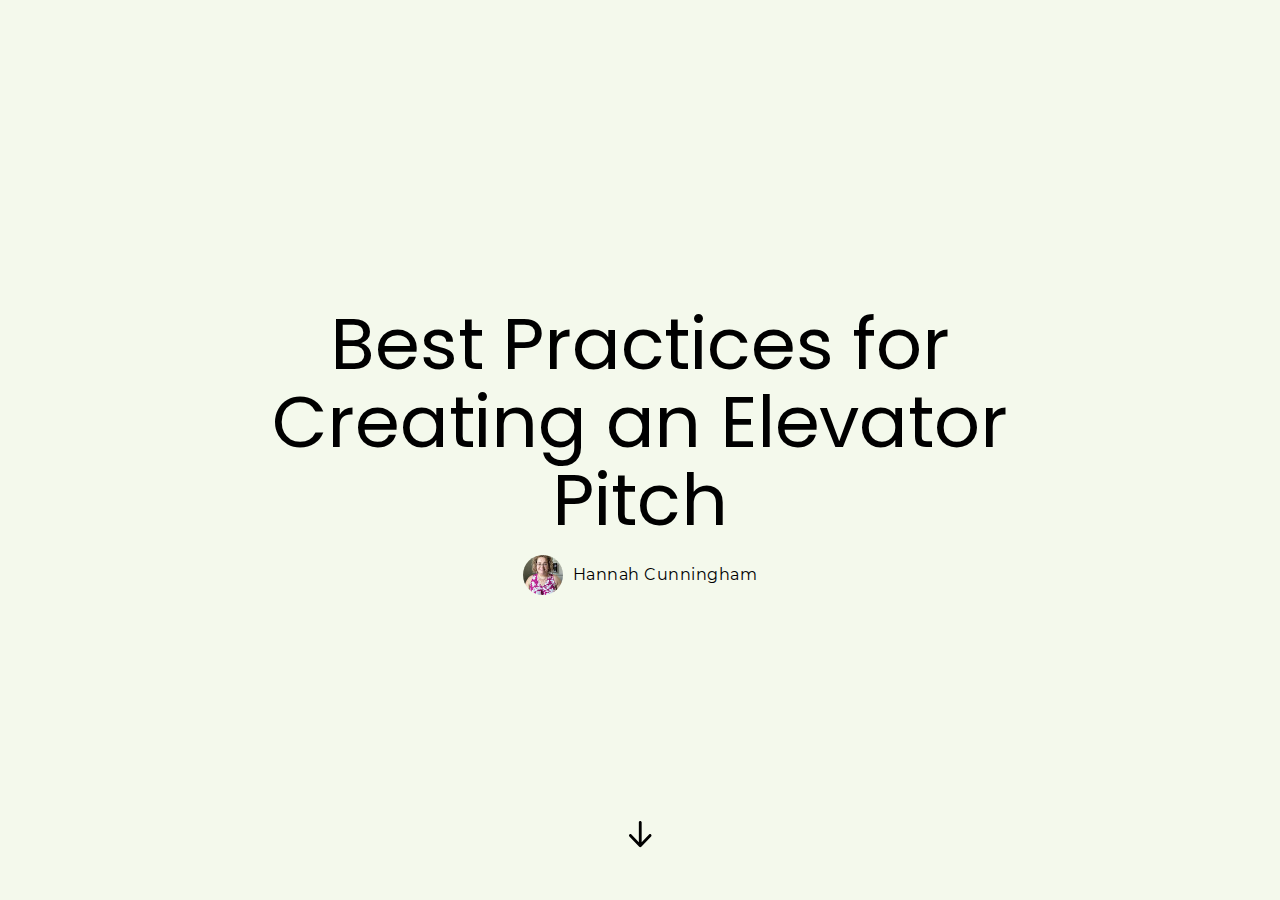
<file: index.html>
<!DOCTYPE html>
<html lang="en" class="">
  <head>
    <meta http-equiv="X-UA-Compatible" content="IE=edge,chrome=1">
    <meta name="viewport" content="width=device-width, initial-scale=1">
    <meta charset="utf-8">

    <title>Best Practices for Creating an Elevator Pitch</title>

    <link type="text/css" rel="stylesheet" href="lib/icomoon.css">
    <script type="text/javascript" src="lib/player-0.0.11.min.js"></script>
    <script type="text/javascript" src="lib/lzwcompress.js"></script>

    <!-- Resize Hack -->
    <script type="text/javascript">
      window.resizeTo(screen.width, screen.height);
    </script>
    
    <!--[if lt IE 9]>
    <script src="//html5shiv.googlecode.com/svn/trunk/html5.js"></script>
    <![endif]-->

    <script id="__ENTRY__" type="application/json">
      {".js":["rise/4a4c9378.js"]}
    </script>

    <script id="__REMOTE_ENTRIES__" type="application/json">
      {"mondrian":{".js":["mondrian/entry.js"]}}
    </script>

    <script>
      (function() {
        const jsonp = {}

        function loadModule(manifest) {
          const p = []

          if (manifest['.css'] != null) {
            for (var idx = 0; idx < manifest['.css'].length; idx++) {
              p.push(new Promise((resolve, reject) => {
                var link = document.createElement('link')
                link.onload = resolve
                link.onerror = reject
                link.rel = 'stylesheet'
                link.href = 'lib/' + manifest['.css'][idx]
                document.body.appendChild(link)
              }))
            }
          }

          if (manifest['.js'] != null) {
            for (var idx = 0; idx < manifest['.js'].length; idx++) {
              p.push(new Promise((resolve, reject) => {
                var script = document.createElement('script')
                script.onload = resolve
                script.onerror = reject
                script.src = 'lib/' + manifest['.js'][idx]
                document.body.appendChild(script)
              }))
            }
          }

          return Promise.all(p)
        }

        function deserialize(str) {
          const buffer = Uint8Array.from(atob(str), c => c.charCodeAt(0))
          const json = new TextDecoder().decode(buffer)
          const result = JSON.parse(json)
          return result
        }

        function __loadEntry() {
          return loadModule(JSON.parse(document.getElementById('__ENTRY__').textContent))
        }

        function __loadRemoteEntry(name) {
          const manifest = JSON.parse(document.getElementById('__REMOTE_ENTRIES__').textContent)
          if (manifest[name] == null) throw new Error(`Missing manifest for remote entry "${name}".`)
          return loadModule(manifest[name])
        }
        
        async function __loadJsonp(id, path) {
          try {
            return await new Promise((resolve, reject) => {
              try {
                jsonp[id] = resolve
                const script = document.createElement('script')
                script.onerror = reject
                script.src = `./${path}`
                document.head.appendChild(script)
              } catch (err) {
                reject(err)
              }
            })
          } finally {
            delete jsonp[id]
          }
        }

        function __resolveJsonp(id, data) {
          const resolve = jsonp[id]
          if (typeof resolve !== 'function') {
            throw new Error(`Could not load JSONP "${id}"`)
          }
          resolve(data)
        }

        async function __fetchCourse(name) {
          name = name == null ? window.i18n.default : name
          if (!window.i18n.available.includes(name)) {
            console.warn(`Could not load locale "${name}"`)
            name = window.i18n.available[0]
          }
          const encoded = await __loadJsonp(`course:${name}`, `locales/${name}.js`)
          const courseData = deserialize(encoded)
          return courseData
        }

        window.__loadEntry = __loadEntry
        window.__loadRemoteEntry = __loadRemoteEntry
        window.__loadJsonp = __loadJsonp
        window.__resolveJsonp = __resolveJsonp
        window.__fetchCourse = __fetchCourse
      })()
    </script>
  </head>
  <body>
    <div id="app"></div>
    <script type="text/javascript">
  (function(root) {
    window.i18n = {"available":["und"],"default":"und"};
    window.partnerContent = [];

    function isExport() {
      return true;
    }

    function resolvePath(path) {
      return ('assets/').concat(path);
    }

    function resolveFontPath(font) {
      return ('lib/fonts/').concat(font.key.split('/').reverse()[0]);
    }

    function fetchAvailableLocales() {
      return window.i18n
    }

    root.Runtime = {
      fetch: window.__fetchCourse,
      fetchAvailableLocales: fetchAvailableLocales,
      isExport: isExport,
      resolvePath: resolvePath,
      resolveFontPath: resolveFontPath
    };
  }(window));
</script>

    
    <script>__loadEntry()</script>
    
  </body>
</html>
</file>
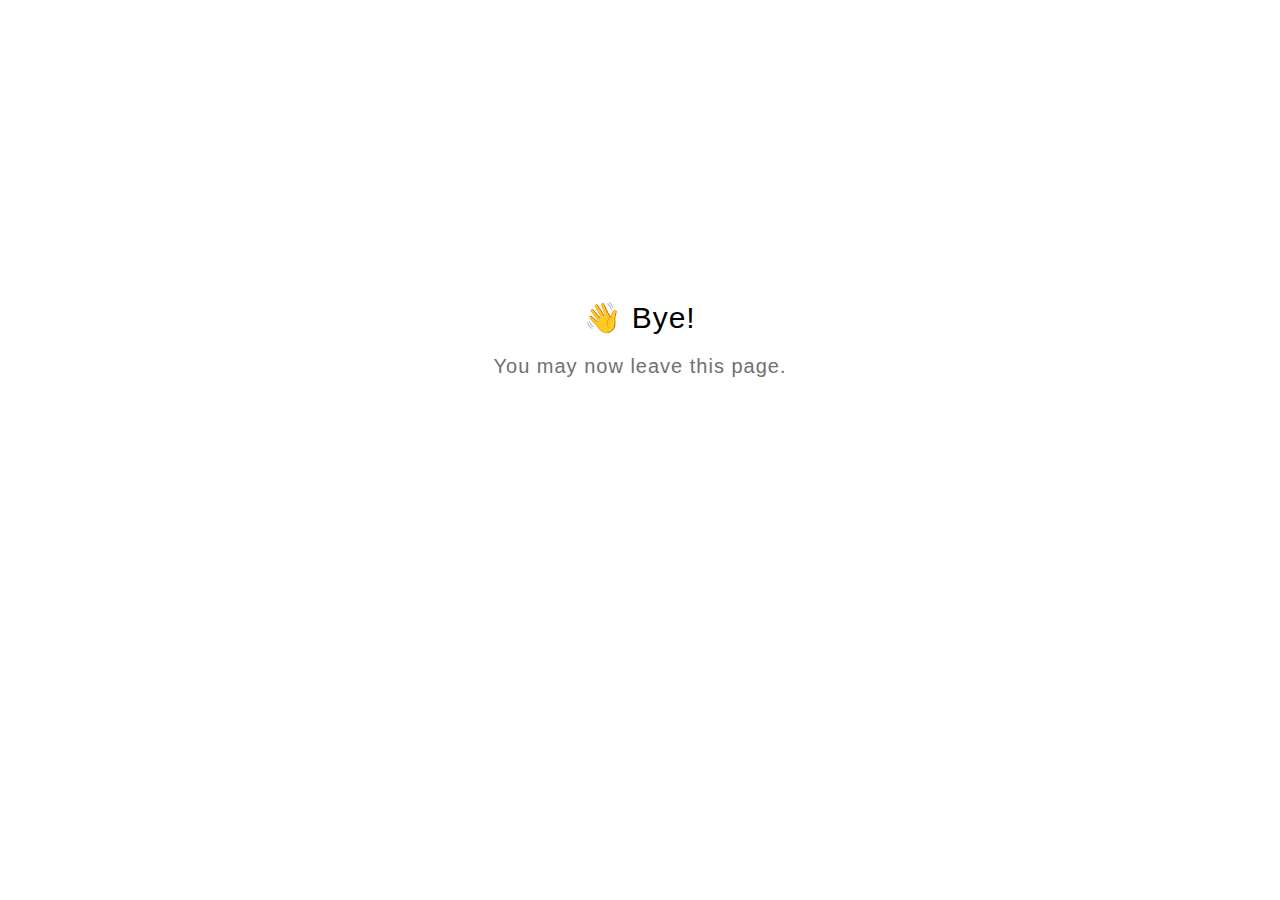
<file: goodbye.html>
<!DOCTYPE html>
<html lang="en">
  <head>
    <title>Goodbye</title>
    <meta charset="utf-8" lang="en">
    <style>
      html {
        font-size: 20px;
        font-family: 'lato', sans-serif;
        font-weight: lighter;
        letter-spacing: 0.05rem;
      }

      .goodbye-container {
        text-align: center;
        margin-top: 15rem;
      }

      .bye-message {
        font-size: 1.5rem;
      }

      .exit-text {
        color: #707070;
        margin-top: 1rem;
      }
    </style>
  </head>
  <body>
    <div class="goodbye-container">
      <div class="bye-message">👋 Bye!</div>
      <div class="exit-text">You may now leave this page.</div>
    </div>
  </body>
</html>
</file>
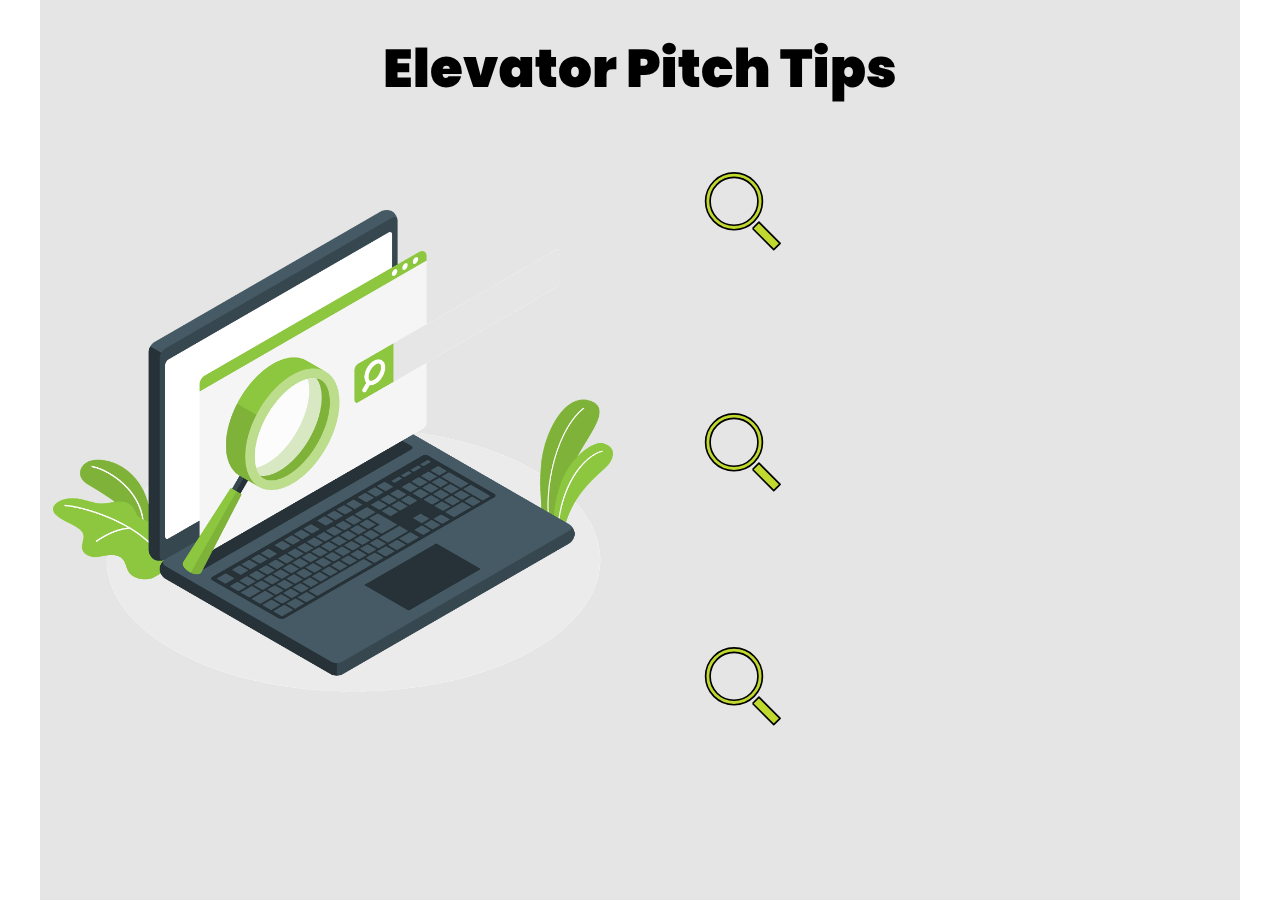
<file: assets/-X8l34GRZ_EVinw2/story.html>
﻿<!doctype html>
<html lang="en-US">
<head>
  <meta charset="utf-8">
  <!-- Created using Storyline 360 - http://www.articulate.com  -->
  <!-- version: 3.87.32265.0 -->
  <title>research and planning</title>
  <meta http-equiv="x-ua-compatible" content="IE=edge"/>
  <meta name="viewport" content="width=device-width,initial-scale=1,user-scalable=no,shrink-to-fit=no,minimal-ui"/>
  <meta name="apple-mobile-web-app-capable" content="yes"/>
  <style>
    html, body { height: 100%; padding: 0; margin: 0 }
    #app { height: 100%; width: 100%; }
  </style>

  <script>
    window.DS = {};
    window.globals = {
      DATA_PATH_BASE: '',
      HAS_FRAME: true,
      HAS_SLIDE: true,

      lmsPresent: false,
      tinCanPresent: false,
      cmi5Present: false,
      aoSupport: false,
      scale: 'noscale',
      captureRc: false,
      browserSize: 'optimal',
      bgColor: '#282828',
      features: 'DropInBase,DropInInteractions,DropInMisc,DropInVectors,DropInVideo,LayerPresentAsDialog,MultipleQuizTracking,UpdatedThemeEditor',
      themeName: 'unified',
      preloaderColor: '#FFFFFF',
      suppressAnalytics: false,
      productChannel: 'stable',
      publishSource: 'storyline',
      aid: 'aid|d99691cb-b432-4b41-a28e-fed1230dcdc1',
      cid: '5026da8d-35e4-4bfc-9699-c898ee39e6b0',
      playerVersion: '3.87.32265.0',
      publishTimestamp: '2024-07-25T15:38:38.5130309Z',
      maxIosVideoElements: 10,
      connectionSettings: { message: 'You%20are%20offline.%20Trying%20to%20reconnect...', useDarkTheme: false, mode: 'disabled' },
      hasFeature: function(feature) {
        return this.features.split(',').includes(feature);
      },
      
      parseParams: function(qs) {
        if (window.globals.parsedParams != null) {
          return window.globals.parsedParams;
        }
        qs = (qs || window.location.search.substr(1)).split('+').join(' ');
        var params = {},
            tokens,
            re = /[?&]?([^=]+)=([^&]*)/g;

        while (tokens = re.exec(qs)) {
          params[decodeURIComponent(tokens[1]).trim()] =
            decodeURIComponent(tokens[2]).trim();
        }
        window.globals.parsedParams = params;
        return params;
      }

    };
  </script>
  <script>
    var isIe11 = ('ActiveXObject' in window || window.MSBlobBuilder != null)
      && window.msCrypto != null && !window.ActiveXObject;
    if (isIe11) {
      window.globals.unsupportedBrowser = true;
      document.write(atob('[base64]'));
    }
  </script>

  <script>
    if (window.globals.hasFeature('MultiLanguageSupport')) {
      
      
    }
  </script>

  
  <script>window.THREE = { };</script>
  
<meta name="robots" content="noindex, nofollow"></head>
<body style="background: #282828" class="cs-HTML theme-unified">
<script src="player-interface.js"></script>
  <script>!function(){var e,i=/iPhone/i,o=/iPod/i,n=/iPad/i,t=/\biOS-universal(?:.+)Mac\b/i,r=/\bAndroid(?:.+)Mobile\b/i,a=/Android/i,d=/(?:SD4930UR|\bSilk(?:.+)Mobile\b)/i,p=/Silk/i,l=/Windows Phone/i,u=/\bWindows(?:.+)ARM\b/i,b=/BlackBerry/i,s=/BB10/i,c=/Opera Mini/i,f=/\b(CriOS|Chrome)(?:.+)Mobile/i,h=/Mobile(?:.+)Firefox\b/i,v=function(e){return void 0!==e&&"MacIntel"===e.platform&&"number"==typeof e.maxTouchPoints&&e.maxTouchPoints>1&&"undefined"==typeof MSStream};e=function(e){var m={userAgent:"",platform:"",maxTouchPoints:0};e||"undefined"==typeof navigator?"string"==typeof e?m.userAgent=e:e&&e.userAgent&&(m={userAgent:e.userAgent,platform:e.platform,maxTouchPoints:e.maxTouchPoints||0}):m={userAgent:navigator.userAgent,platform:navigator.platform,maxTouchPoints:navigator.maxTouchPoints||0};var g=m.userAgent,y=g.split("[FBAN");void 0!==y[1]&&(g=y[0]),void 0!==(y=g.split("Twitter"))[1]&&(g=y[0]);var A=function(e){return function(i){return i.test(e)}}(g),w={apple:{phone:A(i)&&!A(l),ipod:A(o),tablet:!A(i)&&(A(n)||v(m))&&!A(l),universal:A(t),device:(A(i)||A(o)||A(n)||A(t)||v(m))&&!A(l)},amazon:{phone:A(d),tablet:!A(d)&&A(p),device:A(d)||A(p)},android:{phone:!A(l)&&A(d)||!A(l)&&A(r),tablet:!A(l)&&!A(d)&&!A(r)&&(A(p)||A(a)),device:!A(l)&&(A(d)||A(p)||A(r)||A(a))||A(/\bokhttp\b/i)},windows:{phone:A(l),tablet:A(u),device:A(l)||A(u)},other:{blackberry:A(b),blackberry10:A(s),opera:A(c),firefox:A(h),chrome:A(f),device:A(b)||A(s)||A(c)||A(h)||A(f)},any:!1,phone:!1,tablet:!1};return w.any=w.apple.device||w.android.device||w.windows.device||w.other.device,w.phone=w.apple.phone||w.android.phone||w.windows.phone,w.tablet=w.apple.tablet||w.android.tablet||w.windows.tablet,w}(),"object"==typeof exports&&"undefined"!=typeof module?module.exports=e:"function"==typeof define&&define.amd?define((function(){return e})):this.isMobile=e}();
    window.isMobile.apple.tablet = window.isMobile.apple.tablet ||
      (navigator.platform === 'MacIntel' && navigator.maxTouchPoints > 1);
    window.isMobile.apple.device = window.isMobile.apple.device || window.isMobile.apple.tablet;
    window.isMobile.tablet = window.isMobile.tablet || window.isMobile.apple.tablet;
    window.isMobile.any = window.isMobile.any || window.isMobile.apple.tablet;
  </script>

  <div id="focus-sink" tabindex="-1"></div>

  <div id="preso"></div>
  <script>
    (function() {

      var classTypes = [ 'desktop', 'mobile', 'phone', 'tablet' ];

      var addDeviceClasses = function(prefix, testObj) {
        var curr, i;
        for (i = 0; i < classTypes.length; i++) {
          curr = classTypes[i];
          if (testObj[curr]) {
            document.body.classList.add(prefix + curr);
          }
        }
      };

      var params = window.globals.parseParams(),
          isDevicePreview = params.devicepreview === '1',
          isPhoneOverride = params.deviceType === 'phone' || (isDevicePreview && params.phone == '1'),
          isTabletOverride = (params.deviceType === 'tablet' || isDevicePreview) && !isPhoneOverride,
          isMobileOverride = isPhoneOverride || isTabletOverride;

      var deviceView = {
        desktop: !window.isMobile.any && !isMobileOverride,
        mobile: window.isMobile.any || isMobileOverride,
        phone: isPhoneOverride || (window.isMobile.phone && !isTabletOverride),
        tablet: isTabletOverride || window.isMobile.tablet
      };

      window.globals.deviceView = deviceView;
      window.isMobile.desktop = !window.isMobile.any;
      window.isMobile.mobile = window.isMobile.any;

      addDeviceClasses('view-', deviceView);

    })();
  </script>
  
  <script src='story_content/triggers.js' type=text/javascript></script>
<script src='story_content/user.js' type=text/javascript></script>
  <div class="slide-loader"></div>

  <script>
    var doc = document, loader = doc.body.querySelector('.slide-loader'); [ 1, 2, 3 ].forEach(function(n) { var d = doc.createElement('div'); d.style.backgroundColor = window.globals.preloaderColor; d.classList.add('mobile-loader-dot'); d.classList.add('dot' + n); loader.appendChild(d); });
  </script>

  <div class="mobile-load-title-overlay" style="display: none">
    <div class="mobile-load-title">research and planning</div>
  </div>

  <div class="mobile-chrome-warning"></div>

  
<style>
  .warn-connection-dialog {
    display: none;
    background: transparent;
    pointer-events: all;
    position: fixed;
    left: 0;
    top: 0;
    width: 100%;
    height: 100%;
    z-index: 999;
  }

  .warn-connection-content {
    pointer-events: all;
    border-radius: 4px;
    background: white;
    border: 1px solid #E7E7E7;
    color: #333333;
    box-shadow: 0 2px 4px rgba(0, 0, 0, 0.25);
    transition: all 150ms ease-out;
    position: absolute;
    white-space: nowrap;
  }

  .view-phone.is-landscape .warn-connection-content {
    left: 23px;
    bottom: 23px;
  }

  .view-tablet.is-landscape .warn-connection-content {
    left: 50%;
    top: 20px;
    transform: translateX(-50%);
  }

  .view-mobile.is-portrait .warn-connection-content {
    transform: translate(-50%, calc(-100% - 15px));
  }

  .warn-connection-content p {
    display: inline-block;
    margin: 0 8px 0 0;
    line-height: 33px;
    font-size: 11px;
  }

  .warn-connection-content svg {
    position: relative;
    vertical-align: middle;
    margin: 0 2px 2px 8px;
  }

  .view-desktop .warn-connection-content {
    left: 1.5em;
    bottom: 1.5em;
  }

  .view-desktop .warn-connection-content p {
    font-size: 1.1em;
  }

  .is-offline .warn-connection-dialog {
    display: block;
  }

  .is-offline .cs-panel * {
    pointer-events: none !important;
  }

  .is-offline .cs-panel {
    pointer-events: all !important;
  }

  .is-offline #nav-controls * {
    pointer-events: none !important;
  }

  .is-offline #nav-controls {
    pointer-events: all !important;
  }
</style>

<div class="warn-connection-dialog" role="alertdialog" aria-modal="true" tabindex="0" aria-labelledby="warn-connection-message">
  <div class="warn-connection-content">
    <svg width="17" height="15" viewBox="0 0 17 15" xmlns="http://www.w3.org/2000/svg">
      <path fill="#8F0000" stroke="white" d="M16.07,12.98 L15.88,12.23 L9.51,1.21 C8.97,0.26,7.6,0.26,7.06,1.21 L0.69,12.23 C0.15,13.16,0.81,14.36,1.91,14.36 H14.65 C15.47,14.36,16.05,13.7,16.07,12.98 Z"/>
      <path fill="white" stroke="white" d="M8.58,5.5 C8.35,5.28,8.5,5.35,8.21,5.32 C8.09,5.35,7.97,5.49,7.96,5.67 C7.97,5.79,7.98,5.92,7.98,6.04 L7.98,6.04 C7.99,6.17,8,6.31,8.01,6.43 L8.01,6.44 C8.03,6.92,8.06,7.41,8.09,7.9 L8.09,7.9 C8.12,8.39,8.14,8.88,8.17,9.37 C8.17,9.39,8.18,9.42,8.2,9.44 C8.23,9.46,8.25,9.47,8.28,9.47 C8.31,9.47,8.34,9.46,8.35,9.44 C8.37,9.43,8.38,9.4,8.39,9.35 L8.39,9.34 C8.39,9.24,8.4,9.15,8.4,9.05 L8.4,9.05 C8.41,8.96,8.41,8.86,8.42,8.75 C8.43,8.44,8.45,8.12,8.47,7.81 L8.47,7.81 C8.49,7.49,8.51,7.18,8.53,6.87 C8.55,6.46,8.56,6.05,8.59,5.64 L8.6,5.62 C8.6,5.57,8.59,5.53,8.58,5.5 L8.21,5.32 Z"/>
      <circle fill="white" stroke="white" cx="8.3" cy="11.35" r="0.3"/>
    </svg>
    <p id="warn-connection-message">You are offline. Trying to reconnect...</p>
  </div>
</div>

<script>
  (function() {
    window.DS.connection = {
      warningShown: false,
      assets: {},
      loadingAssetGroup: false,
      retryDelay: 500
    };

    var connectionSettings = window.globals.connectionSettings || {};

    var useConnectionMessages = window.AbortController != null &&
      window.location.protocol != 'file:' &&
      connectionSettings.mode === 'normal';

    window.DS.connection.useConnectionMessages = useConnectionMessages;

    var assetCount = 0;
    var checkLoadedId;


    if (useConnectionMessages && connectionSettings != null) {
      var contentEl = document.querySelector('.warn-connection-content');
      var messageEl = contentEl.querySelector('p');

      if (connectionSettings.useDarkTheme) {
        contentEl.style.borderColor = '#BABBBA';
        contentEl.style.backgroundColor = '#282828';
        contentEl.style.color = '#FFFFFF';
      }

      if (connectionSettings.message != null) {
        messageEl.textContent = window.decodeURIComponent(connectionSettings.message);
      }
    }

    function checkAssetsReady() {
      for (var i in DS.connection.assets) {
        if (!DS.connection.assets[i].success) {
          return false;
        }
      }
      return true;
    }

    function stopAssetGroup() {
      if (!useConnectionMessages) { return; }

      assetCount = 0;

      DS.connection.oldAssetGroup = DS.connection.assets;
      DS.connection.assets = {};
      DS.connection.loadingAssetGroup = false;
      clearInterval(checkLoadedId);
    }

    function startAssetGroup() {
      if (!useConnectionMessages) { return; }
      var ticks = 0;
      clearInterval(checkLoadedId);
      checkLoadedId = setInterval(function() {
        var loaded = 0;
        if (assetCount === 0 && loaded === 0) {
          clearInterval(checkLoadedId);
          return;
        }

        for (var i in DS.connection.assets) {
          if (DS.connection.assets[i].success) {
            loaded++;
          }
        }

        if (assetCount === loaded && checkAssetsReady()) {
          for (var i in DS.connection.assets) {
            if (DS.connection.assets[i].action) {
              DS.connection.assets[i].action();
            }
          }
          hideWarning();
          stopAssetGroup();
        }
      }, 100)
    }

    function requiredAsset(url, action, retry, type) {
      if (!useConnectionMessages) { return; }
      if (DS.connection.assets[url]) { return; }

      DS.connection.assets[url] = {
        success: false, action: action, retry: retry, type: type
      };
      assetCount = Object.keys(DS.connection.assets).length;
      if (!DS.connection.loadingAssetGroup) {
        startAssetGroup();
      }
      DS.connection.loadingAssetGroup = true;
    }

    function assetLoaded(url) {
      if (!useConnectionMessages) { return; }
      if (DS.connection.assets[url]) {
        DS.connection.assets[url].success = true;
      }
    }

    function assetFailed(url) {
      if (!useConnectionMessages) { return; }
      if (!DS.connection.assets[url]) {
        if (/\.js$/.test(url) && url.indexOf('transcripts') === -1) {
          setTimeout(function() {
            if (DS.connection.lastSlideLoaded != null) {
              DS.connection.lastSlideLoaded();
            }
          }, DS.connection.retryDelay);
        }
        return;
      }
      if (!DS.connection.warningShown) { showWarning(); }
      if (DS.connection.assets[url].retry) {
        setTimeout(function() {
          if (!DS.connection.assets[url].success) {
            DS.connection.assets[url].retry()
          }
        }, DS.connection.retryDelay);
      }
    }

    function hideWarning() {
      document.body.classList.remove('is-offline');
      DS.connection.warningShown = false;
      enableKeys();
    }
    DS.connection.hideWarning = hideWarning

    function showWarning(btn) {
      document.body.classList.add('is-offline')
      DS.connection.warningShown = true;
      updateWarningPosition();
      disableKeys();
    }

    function updateWarningPosition() {
      if (!DS.connection.warningShown) {
        return;
      }

      var isPortrait = document.body.classList.contains('is-portrait');
      var isMobile = document.body.classList.contains('view-mobile');
      var warningEl = document.querySelector('.warn-connection-content');

      if (isPortrait && isMobile) {
        var slide = document.querySelector('.primary-slide');
        var slideRect = slide != null
          ? slide.getBoundingClientRect()
          : { top: window.innerHeight, left: 0, width: window.innerWidth };

        warningEl.style.top = `${slideRect.top}px`
        warningEl.style.left = `${slideRect.left + slideRect.width / 2}px`
      } else {
        warningEl.style.top = null;
        warningEl.style.left = null;
      }

      window.requestAnimationFrame(updateWarningPosition);
    }

    function onDisableKeyDown(e) {
      e.preventDefault();
      e.stopImmediatePropagation();
    }

    function onDisableKeyUp(e) {
      e.preventDefault();
      e.stopImmediatePropagation();
    }

    var accStyle = document.createElement('style');
    var warnDialogEl = document.querySelector('.warn-connection-dialog');

    function disableKeys() {
      if (DS.views && DS.views.nsStack && DS.views.nsStack.length === 1) {
        DS.views.nsStack[0].tabReachable = false
        DS.views.nsStack[0].updateTabIndex(true, true);
      }

      accStyle.innerHTML = '.acc-shadow-dom { display: none; }';
      document.body.appendChild(accStyle);

      warnDialogEl.parentNode.append(warnDialogEl);
      warnDialogEl.focus();
    }

    function enableKeys() {
      accStyle.remove();
      if (DS.views && DS.views.nsStack && DS.views.nsStack.length === 1 && DS.views.nsStack[0].name === '_frame') {
        DS.views.nsStack[0].tabReachable = true;
        DS.views.nsStack[0].updateTabIndex();
      }
    }

    // these will all be noops if the feature flag isn't set in
    // the data and `window.globals.features`
    DS.connection.requiredAsset = requiredAsset;
    DS.connection.assetLoaded = assetLoaded;
    DS.connection.assetFailed = assetFailed;
    DS.connection.stopAssetGroup = stopAssetGroup;
    DS.connection.startAssetGroup = startAssetGroup;
  })();
</script>


  <script>
    
    if (window.autoSpider && window.vInterfaceObject) {
      document.querySelector('.mobile-load-title-overlay').style.display = 'none';
    }
  </script>

  

  <link rel="stylesheet" href="html5/data/css/output.min.css" data-noprefix/>
</body>
<script src="html5/lib/scripts/bootstrapper.min.js"></script>
</html>
</file>
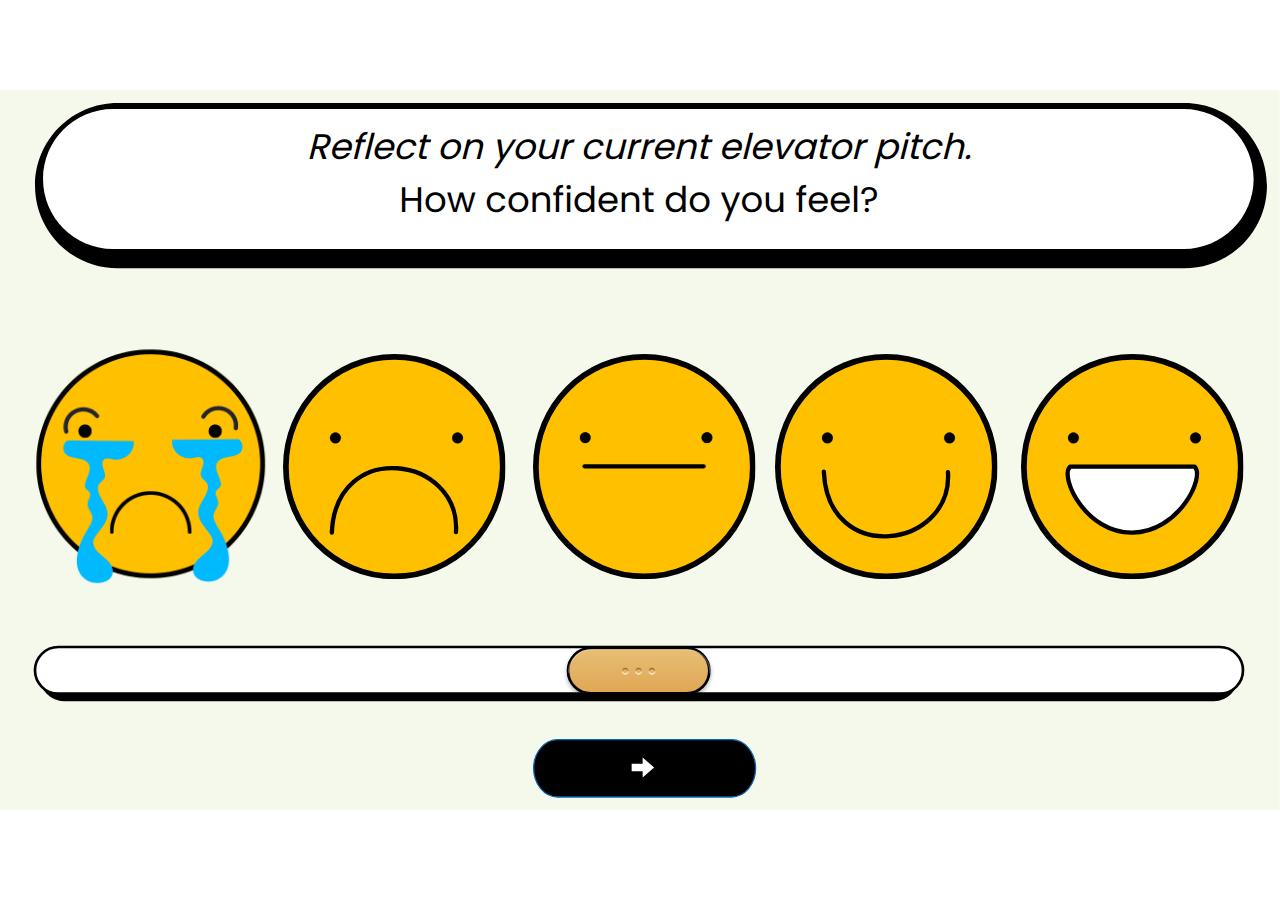
<file: assets/3lkQAoviRcfasj4K/story.html>
﻿<!doctype html>
<html lang="en-US">
<head>
  <meta charset="utf-8">
  <!-- Created using Storyline 360 - http://www.articulate.com  -->
  <!-- version: 3.85.31840.0 -->
  <title>pitch reflect</title>
  <meta http-equiv="x-ua-compatible" content="IE=edge"/>
  <meta name="viewport" content="width=device-width,initial-scale=1,user-scalable=no,shrink-to-fit=no,minimal-ui"/>
  <meta name="apple-mobile-web-app-capable" content="yes"/>
  <style>
    html, body { height: 100%; padding: 0; margin: 0 }
    #app { height: 100%; width: 100%; }
  </style>

  <script>
    window.DS = {};
    window.globals = {
      DATA_PATH_BASE: '',
      HAS_FRAME: true,
      HAS_SLIDE: true,

      lmsPresent: false,
      tinCanPresent: false,
      cmi5Present: false,
      aoSupport: false,
      scale: 'noscale',
      captureRc: false,
      browserSize: 'optimal',
      bgColor: '#D6EDF7',
      features: 'ConnectionMessages,DropInBase,DropInMisc,DropInVectors,DropInVideo,JsApi,LayerPresentAsDialog,MultipleQuizTracking,UpdatedThemeEditor',
      themeName: 'unified',
      preloaderColor: '#8C8C8C',
      suppressAnalytics: false,
      productChannel: 'stable',
      publishSource: 'storyline',
      aid: 'aid|d99691cb-b432-4b41-a28e-fed1230dcdc1',
      cid: '123db5c9-cc87-4fb2-85fb-28b8a0068980',
      playerVersion: '3.85.31840.0',
      publishTimestamp: '2024-03-19T19:19:01.1293503Z',
      maxIosVideoElements: 10,
      connectionSettings: { message: 'You%20are%20offline.%20Trying%20to%20reconnect...', useDarkTheme: true, mode: 'disabled' },
      hasFeature: function(feature) {
        return this.features.split(',').includes(feature);
      },
      
      parseParams: function(qs) {
        if (window.globals.parsedParams != null) {
          return window.globals.parsedParams;
        }
        qs = (qs || window.location.search.substr(1)).split('+').join(' ');
        var params = {},
            tokens,
            re = /[?&]?([^=]+)=([^&]*)/g;

        while (tokens = re.exec(qs)) {
          params[decodeURIComponent(tokens[1]).trim()] =
            decodeURIComponent(tokens[2]).trim();
        }
        window.globals.parsedParams = params;
        return params;
      }

    };
  </script>
  <script>
    var isIe11 = ('ActiveXObject' in window || window.MSBlobBuilder != null)
      && window.msCrypto != null && !window.ActiveXObject;
    if (isIe11) {
      window.globals.unsupportedBrowser = true;
      document.write(atob('[base64]'));
    }
  </script>

  <script>
    if (window.globals.hasFeature('MultiLanguageSupport')) {
      
      
    }
  </script>

  
  <script>window.THREE = { };</script>
  
<meta name="robots" content="noindex, nofollow"></head>
<body style="background: #D6EDF7" class="cs-HTML theme-unified">
<script src="player-interface.js"></script>
  <script>!function(){var e,i=/iPhone/i,o=/iPod/i,n=/iPad/i,t=/\biOS-universal(?:.+)Mac\b/i,r=/\bAndroid(?:.+)Mobile\b/i,a=/Android/i,d=/(?:SD4930UR|\bSilk(?:.+)Mobile\b)/i,p=/Silk/i,l=/Windows Phone/i,u=/\bWindows(?:.+)ARM\b/i,b=/BlackBerry/i,s=/BB10/i,c=/Opera Mini/i,f=/\b(CriOS|Chrome)(?:.+)Mobile/i,h=/Mobile(?:.+)Firefox\b/i,v=function(e){return void 0!==e&&"MacIntel"===e.platform&&"number"==typeof e.maxTouchPoints&&e.maxTouchPoints>1&&"undefined"==typeof MSStream};e=function(e){var m={userAgent:"",platform:"",maxTouchPoints:0};e||"undefined"==typeof navigator?"string"==typeof e?m.userAgent=e:e&&e.userAgent&&(m={userAgent:e.userAgent,platform:e.platform,maxTouchPoints:e.maxTouchPoints||0}):m={userAgent:navigator.userAgent,platform:navigator.platform,maxTouchPoints:navigator.maxTouchPoints||0};var g=m.userAgent,y=g.split("[FBAN");void 0!==y[1]&&(g=y[0]),void 0!==(y=g.split("Twitter"))[1]&&(g=y[0]);var A=function(e){return function(i){return i.test(e)}}(g),w={apple:{phone:A(i)&&!A(l),ipod:A(o),tablet:!A(i)&&(A(n)||v(m))&&!A(l),universal:A(t),device:(A(i)||A(o)||A(n)||A(t)||v(m))&&!A(l)},amazon:{phone:A(d),tablet:!A(d)&&A(p),device:A(d)||A(p)},android:{phone:!A(l)&&A(d)||!A(l)&&A(r),tablet:!A(l)&&!A(d)&&!A(r)&&(A(p)||A(a)),device:!A(l)&&(A(d)||A(p)||A(r)||A(a))||A(/\bokhttp\b/i)},windows:{phone:A(l),tablet:A(u),device:A(l)||A(u)},other:{blackberry:A(b),blackberry10:A(s),opera:A(c),firefox:A(h),chrome:A(f),device:A(b)||A(s)||A(c)||A(h)||A(f)},any:!1,phone:!1,tablet:!1};return w.any=w.apple.device||w.android.device||w.windows.device||w.other.device,w.phone=w.apple.phone||w.android.phone||w.windows.phone,w.tablet=w.apple.tablet||w.android.tablet||w.windows.tablet,w}(),"object"==typeof exports&&"undefined"!=typeof module?module.exports=e:"function"==typeof define&&define.amd?define((function(){return e})):this.isMobile=e}();
    window.isMobile.apple.tablet = window.isMobile.apple.tablet ||
      (navigator.platform === 'MacIntel' && navigator.maxTouchPoints > 1);
    window.isMobile.apple.device = window.isMobile.apple.device || window.isMobile.apple.tablet;
    window.isMobile.tablet = window.isMobile.tablet || window.isMobile.apple.tablet;
    window.isMobile.any = window.isMobile.any || window.isMobile.apple.tablet;
  </script>

  <div id="focus-sink" tabindex="-1"></div>

  <div id="preso"></div>
  <script>
    (function() {

      var classTypes = [ 'desktop', 'mobile', 'phone', 'tablet' ];

      var addDeviceClasses = function(prefix, testObj) {
        var curr, i;
        for (i = 0; i < classTypes.length; i++) {
          curr = classTypes[i];
          if (testObj[curr]) {
            document.body.classList.add(prefix + curr);
          }
        }
      };

      var params = window.globals.parseParams(),
          isDevicePreview = params.devicepreview === '1',
          isPhoneOverride = params.deviceType === 'phone' || (isDevicePreview && params.phone == '1'),
          isTabletOverride = (params.deviceType === 'tablet' || isDevicePreview) && !isPhoneOverride,
          isMobileOverride = isPhoneOverride || isTabletOverride;

      var deviceView = {
        desktop: !window.isMobile.any && !isMobileOverride,
        mobile: window.isMobile.any || isMobileOverride,
        phone: isPhoneOverride || (window.isMobile.phone && !isTabletOverride),
        tablet: isTabletOverride || window.isMobile.tablet
      };

      window.globals.deviceView = deviceView;
      window.isMobile.desktop = !window.isMobile.any;
      window.isMobile.mobile = window.isMobile.any;

      addDeviceClasses('view-', deviceView);

    })();
  </script>
  
  <script src='story_content/user.js' type=text/javascript></script>
  <div class="slide-loader"></div>

  <script>
    var doc = document, loader = doc.body.querySelector('.slide-loader'); [ 1, 2, 3 ].forEach(function(n) { var d = doc.createElement('div'); d.style.backgroundColor = window.globals.preloaderColor; d.classList.add('mobile-loader-dot'); d.classList.add('dot' + n); loader.appendChild(d); });
  </script>

  <div class="mobile-load-title-overlay" style="display: none">
    <div class="mobile-load-title">pitch reflect</div>
  </div>

  <div class="mobile-chrome-warning"></div>

  
<style>
  .warn-connection-dialog {
    display: none;
    background: transparent;
    pointer-events: all;
    position: fixed;
    left: 0;
    top: 0;
    width: 100%;
    height: 100%;
    z-index: 999;
  }

  .warn-connection-content {
    pointer-events: all;
    border-radius: 4px;
    background: white;
    border: 1px solid #E7E7E7;
    color: #333333;
    box-shadow: 0 2px 4px rgba(0, 0, 0, 0.25);
    transition: all 150ms ease-out;
    position: absolute;
    white-space: nowrap;
  }

  .view-phone.is-landscape .warn-connection-content {
    left: 23px;
    bottom: 23px;
  }

  .view-tablet.is-landscape .warn-connection-content {
    left: 50%;
    top: 20px;
    transform: translateX(-50%);
  }

  .view-mobile.is-portrait .warn-connection-content {
    transform: translate(-50%, calc(-100% - 15px));
  }

  .warn-connection-content p {
    display: inline-block;
    margin: 0 8px 0 0;
    line-height: 33px;
    font-size: 11px;
  }

  .warn-connection-content svg {
    position: relative;
    vertical-align: middle;
    margin: 0 2px 2px 8px;
  }

  .view-desktop .warn-connection-content {
    left: 1.5em;
    bottom: 1.5em;
  }

  .view-desktop .warn-connection-content p {
    font-size: 1.1em;
  }

  .is-offline .warn-connection-dialog {
    display: block;
  }

  .is-offline .cs-panel * {
    pointer-events: none !important;
  }

  .is-offline .cs-panel {
    pointer-events: all !important;
  }

  .is-offline #nav-controls * {
    pointer-events: none !important;
  }

  .is-offline #nav-controls {
    pointer-events: all !important;
  }
</style>

<div class="warn-connection-dialog" role="alertdialog" aria-modal="true" tabindex="0" aria-labelledby="warn-connection-message">
  <div class="warn-connection-content">
    <svg width="17" height="15" viewBox="0 0 17 15" xmlns="http://www.w3.org/2000/svg">
      <path fill="#8F0000" stroke="white" d="M16.07,12.98 L15.88,12.23 L9.51,1.21 C8.97,0.26,7.6,0.26,7.06,1.21 L0.69,12.23 C0.15,13.16,0.81,14.36,1.91,14.36 H14.65 C15.47,14.36,16.05,13.7,16.07,12.98 Z"/>
      <path fill="white" stroke="white" d="M8.58,5.5 C8.35,5.28,8.5,5.35,8.21,5.32 C8.09,5.35,7.97,5.49,7.96,5.67 C7.97,5.79,7.98,5.92,7.98,6.04 L7.98,6.04 C7.99,6.17,8,6.31,8.01,6.43 L8.01,6.44 C8.03,6.92,8.06,7.41,8.09,7.9 L8.09,7.9 C8.12,8.39,8.14,8.88,8.17,9.37 C8.17,9.39,8.18,9.42,8.2,9.44 C8.23,9.46,8.25,9.47,8.28,9.47 C8.31,9.47,8.34,9.46,8.35,9.44 C8.37,9.43,8.38,9.4,8.39,9.35 L8.39,9.34 C8.39,9.24,8.4,9.15,8.4,9.05 L8.4,9.05 C8.41,8.96,8.41,8.86,8.42,8.75 C8.43,8.44,8.45,8.12,8.47,7.81 L8.47,7.81 C8.49,7.49,8.51,7.18,8.53,6.87 C8.55,6.46,8.56,6.05,8.59,5.64 L8.6,5.62 C8.6,5.57,8.59,5.53,8.58,5.5 L8.21,5.32 Z"/>
      <circle fill="white" stroke="white" cx="8.3" cy="11.35" r="0.3"/>
    </svg>
    <p id="warn-connection-message">You are offline. Trying to reconnect...</p>
  </div>
</div>

<script>
  (function() {
    window.DS.connection = {
      warningShown: false,
      assets: {},
      loadingAssetGroup: false,
      retryDelay: 500
    };

    var connectionSettings = window.globals.connectionSettings || {};

    // The `window.globals.features` variable must be set in `webpack.dev.config` when testing locally - it is not enough
    // to have it in the data - but it must be set there as well.
    var useConnectionMessages = window.AbortController != null &&
      window.location.protocol != 'file:' &&
      window.globals.features.indexOf('ConnectionMessages') != -1 &&
      connectionSettings.mode === 'normal';

    window.DS.connection.useConnectionMessages = useConnectionMessages;

    var assetCount = 0;
    var checkLoadedId;


    if (useConnectionMessages && connectionSettings != null) {
      var contentEl = document.querySelector('.warn-connection-content');
      var messageEl = contentEl.querySelector('p');

      if (connectionSettings.useDarkTheme) {
        contentEl.style.borderColor = '#BABBBA';
        contentEl.style.backgroundColor = '#282828';
        contentEl.style.color = '#FFFFFF';
      }

      if (connectionSettings.message != null) {
        messageEl.textContent = window.decodeURIComponent(connectionSettings.message);
      }
    }

    function checkAssetsReady() {
      for (var i in DS.connection.assets) {
        if (!DS.connection.assets[i].success) {
          return false;
        }
      }
      return true;
    }

    function stopAssetGroup() {
      if (!useConnectionMessages) { return; }

      assetCount = 0;

      DS.connection.oldAssetGroup = DS.connection.assets;
      DS.connection.assets = {};
      DS.connection.loadingAssetGroup = false;
      clearInterval(checkLoadedId);
    }

    function startAssetGroup() {
      if (!useConnectionMessages) { return; }
      var ticks = 0;
      clearInterval(checkLoadedId);
      checkLoadedId = setInterval(function() {
        var loaded = 0;
        if (assetCount === 0 && loaded === 0) {
          clearInterval(checkLoadedId);
          return;
        }

        for (var i in DS.connection.assets) {
          if (DS.connection.assets[i].success) {
            loaded++;
          }
        }

        if (assetCount === loaded && checkAssetsReady()) {
          for (var i in DS.connection.assets) {
            if (DS.connection.assets[i].action) {
              DS.connection.assets[i].action();
            }
          }
          hideWarning();
          stopAssetGroup();
        }
      }, 100)
    }

    function requiredAsset(url, action, retry, type) {
      if (!useConnectionMessages) { return; }
      if (DS.connection.assets[url]) { return; }

      DS.connection.assets[url] = {
        success: false, action: action, retry: retry, type: type
      };
      assetCount = Object.keys(DS.connection.assets).length;
      if (!DS.connection.loadingAssetGroup) {
        startAssetGroup();
      }
      DS.connection.loadingAssetGroup = true;
    }

    function assetLoaded(url) {
      if (!useConnectionMessages) { return; }
      if (DS.connection.assets[url]) {
        DS.connection.assets[url].success = true;
      }
    }

    function assetFailed(url) {
      if (!useConnectionMessages) { return; }
      if (!DS.connection.assets[url]) {
        if (/\.js$/.test(url) && url.indexOf('transcripts') === -1) {
          setTimeout(function() {
            if (DS.connection.lastSlideLoaded != null) {
              DS.connection.lastSlideLoaded();
            }
          }, DS.connection.retryDelay);
        }
        return;
      }
      if (!DS.connection.warningShown) { showWarning(); }
      if (DS.connection.assets[url].retry) {
        setTimeout(function() {
          if (!DS.connection.assets[url].success) {
            DS.connection.assets[url].retry()
          }
        }, DS.connection.retryDelay);
      }
    }

    function hideWarning() {
      document.body.classList.remove('is-offline');
      DS.connection.warningShown = false;
      enableKeys();
    }
    DS.connection.hideWarning = hideWarning

    function showWarning(btn) {
      document.body.classList.add('is-offline')
      DS.connection.warningShown = true;
      updateWarningPosition();
      disableKeys();
    }

    function updateWarningPosition() {
      if (!DS.connection.warningShown) {
        return;
      }

      var isPortrait = document.body.classList.contains('is-portrait');
      var isMobile = document.body.classList.contains('view-mobile');
      var warningEl = document.querySelector('.warn-connection-content');

      if (isPortrait && isMobile) {
        var slide = document.querySelector('.primary-slide');
        var slideRect = slide != null
          ? slide.getBoundingClientRect()
          : { top: window.innerHeight, left: 0, width: window.innerWidth };

        warningEl.style.top = `${slideRect.top}px`
        warningEl.style.left = `${slideRect.left + slideRect.width / 2}px`
      } else {
        warningEl.style.top = null;
        warningEl.style.left = null;
      }

      window.requestAnimationFrame(updateWarningPosition);
    }

    function onDisableKeyDown(e) {
      e.preventDefault();
      e.stopImmediatePropagation();
    }

    function onDisableKeyUp(e) {
      e.preventDefault();
      e.stopImmediatePropagation();
    }

    var accStyle = document.createElement('style');
    var warnDialogEl = document.querySelector('.warn-connection-dialog');

    function disableKeys() {
      if (DS.views && DS.views.nsStack && DS.views.nsStack.length === 1) {
        DS.views.nsStack[0].tabReachable = false
        DS.views.nsStack[0].updateTabIndex(true, true);
      }

      accStyle.innerHTML = '.acc-shadow-dom { display: none; }';
      document.body.appendChild(accStyle);

      warnDialogEl.parentNode.append(warnDialogEl);
      warnDialogEl.focus();
    }

    function enableKeys() {
      accStyle.remove();
      if (DS.views && DS.views.nsStack && DS.views.nsStack.length === 1 && DS.views.nsStack[0].name === '_frame') {
        DS.views.nsStack[0].tabReachable = true;
        DS.views.nsStack[0].updateTabIndex();
      }
    }

    // these will all be noops if the feature flag isn't set in
    // the data and `window.globals.features`
    DS.connection.requiredAsset = requiredAsset;
    DS.connection.assetLoaded = assetLoaded;
    DS.connection.assetFailed = assetFailed;
    DS.connection.stopAssetGroup = stopAssetGroup;
    DS.connection.startAssetGroup = startAssetGroup;
  })();
</script>


  <script>
    
    if (window.autoSpider && window.vInterfaceObject) {
      document.querySelector('.mobile-load-title-overlay').style.display = 'none';
    }
  </script>

  

  <link rel="stylesheet" href="html5/data/css/output.min.css" data-noprefix/>
</body>
<script src="html5/lib/scripts/bootstrapper.min.js"></script>
</html>
</file>
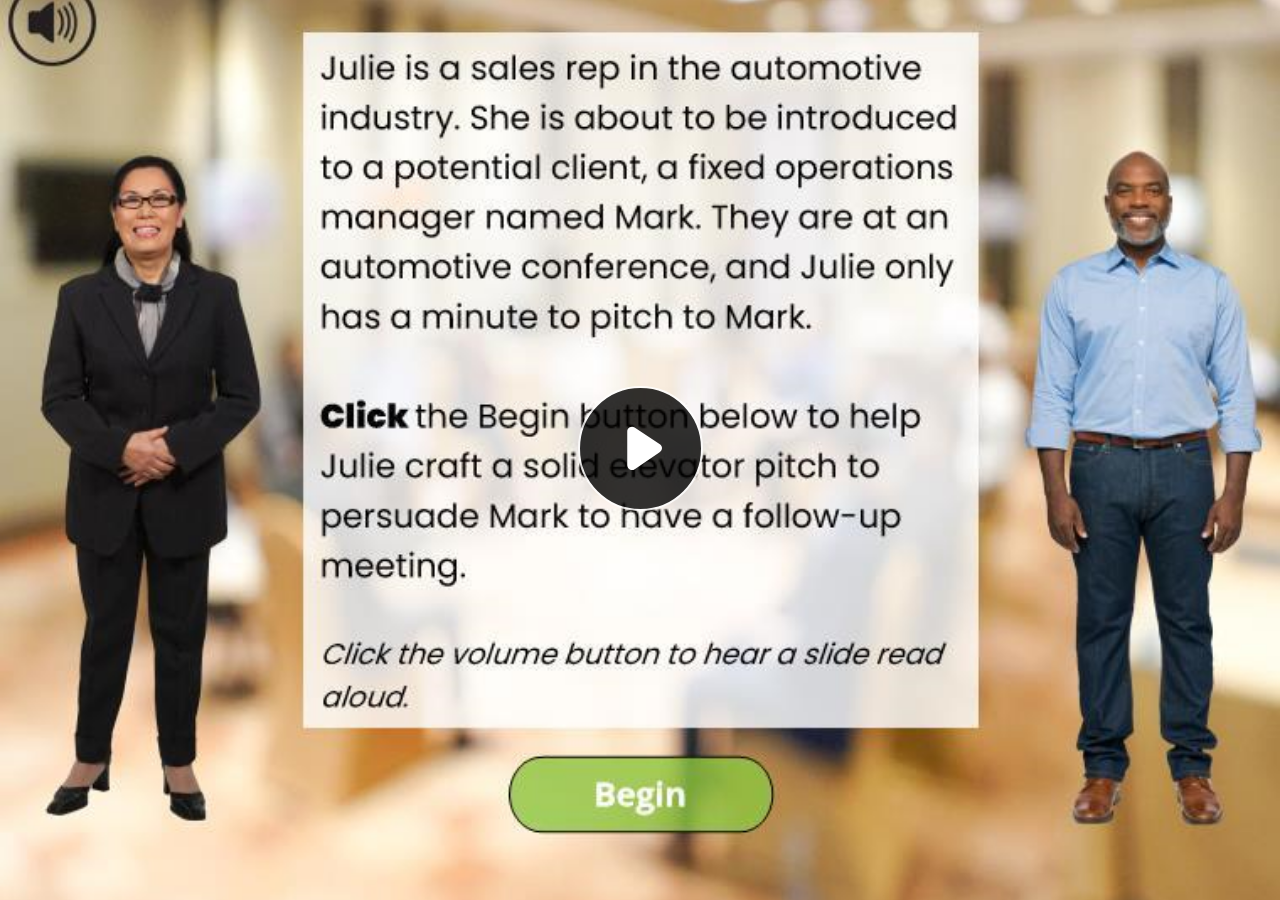
<file: assets/LypJRp5SEEc9dRBC/story.html>
﻿<!doctype html>
<html lang="en-US">
<head>
  <meta charset="utf-8">
  <!-- Created using Storyline 360 - http://www.articulate.com  -->
  <!-- version: 3.83.31444.0 -->
  <title>the pitch assessment</title>
  <meta http-equiv="x-ua-compatible" content="IE=edge"/>
  <meta name="viewport" content="width=device-width,initial-scale=1,user-scalable=no,shrink-to-fit=no,minimal-ui"/>
  <meta name="apple-mobile-web-app-capable" content="yes"/>
  <style>
    html, body { height: 100%; padding: 0; margin: 0 }
    #app { height: 100%; width: 100%; }
  </style>

  <script>
    window.DS = {};
    window.globals = {
      DATA_PATH_BASE: '',
      HAS_FRAME: true,
      HAS_SLIDE: true,

      lmsPresent: false,
      tinCanPresent: false,
      cmi5Present: false,
      aoSupport: false,
      scale: 'noscale',
      captureRc: false,
      browserSize: 'optimal',
      bgColor: '#282828',
      features: 'BackgroundAudioTriggers,BackgroundAudioVolumeVariable,ConnectionMessages,DropInBase,DropInVectors,LayerPresentAsDialog,MultiLineTextEntry,MultipleQuizTracking,PlayerTooltips,UpdatedThemeEditor',
      themeName: 'unified',
      preloaderColor: '#FFFFFF',
      suppressAnalytics: false,
      productChannel: 'stable',
      publishSource: 'storyline',
      aid: 'aid|d99691cb-b432-4b41-a28e-fed1230dcdc1',
      cid: '625ce6b5-8dcf-45a8-8d76-88f1a4f26c60',
      playerVersion: '3.83.31444.0',
      publishTimestamp: '2024-03-12T13:13:35.0503809Z',
      maxIosVideoElements: 10,
      connectionSettings: { message: 'You%20are%20offline.%20Trying%20to%20reconnect...', useDarkTheme: false, mode: 'disabled' },

      
      parseParams: function(qs) {
        if (window.globals.parsedParams != null) {
          return window.globals.parsedParams;
        }
        qs = (qs || window.location.search.substr(1)).split('+').join(' ');
        var params = {},
            tokens,
            re = /[?&]?([^=]+)=([^&]*)/g;

        while (tokens = re.exec(qs)) {
          params[decodeURIComponent(tokens[1]).trim()] =
            decodeURIComponent(tokens[2]).trim();
        }
        window.globals.parsedParams = params;
        return params;
      }

    };
  </script>
  <script>
    var isIe11 = ('ActiveXObject' in window || window.MSBlobBuilder != null)
      && window.msCrypto != null && !window.ActiveXObject;
    if (isIe11) {
      window.globals.unsupportedBrowser = true;
      document.write(atob('[base64]'));
    }
  </script>
  
  <script>window.THREE = { };</script>
  
<meta name="robots" content="noindex, nofollow"></head>
<body style="background: #282828" class="cs-HTML theme-unified">
<script src="player-interface.js"></script>
  <script>!function(){var e,i=/iPhone/i,o=/iPod/i,n=/iPad/i,t=/\biOS-universal(?:.+)Mac\b/i,r=/\bAndroid(?:.+)Mobile\b/i,a=/Android/i,d=/(?:SD4930UR|\bSilk(?:.+)Mobile\b)/i,p=/Silk/i,l=/Windows Phone/i,u=/\bWindows(?:.+)ARM\b/i,b=/BlackBerry/i,s=/BB10/i,c=/Opera Mini/i,f=/\b(CriOS|Chrome)(?:.+)Mobile/i,h=/Mobile(?:.+)Firefox\b/i,v=function(e){return void 0!==e&&"MacIntel"===e.platform&&"number"==typeof e.maxTouchPoints&&e.maxTouchPoints>1&&"undefined"==typeof MSStream};e=function(e){var m={userAgent:"",platform:"",maxTouchPoints:0};e||"undefined"==typeof navigator?"string"==typeof e?m.userAgent=e:e&&e.userAgent&&(m={userAgent:e.userAgent,platform:e.platform,maxTouchPoints:e.maxTouchPoints||0}):m={userAgent:navigator.userAgent,platform:navigator.platform,maxTouchPoints:navigator.maxTouchPoints||0};var g=m.userAgent,y=g.split("[FBAN");void 0!==y[1]&&(g=y[0]),void 0!==(y=g.split("Twitter"))[1]&&(g=y[0]);var A=function(e){return function(i){return i.test(e)}}(g),w={apple:{phone:A(i)&&!A(l),ipod:A(o),tablet:!A(i)&&(A(n)||v(m))&&!A(l),universal:A(t),device:(A(i)||A(o)||A(n)||A(t)||v(m))&&!A(l)},amazon:{phone:A(d),tablet:!A(d)&&A(p),device:A(d)||A(p)},android:{phone:!A(l)&&A(d)||!A(l)&&A(r),tablet:!A(l)&&!A(d)&&!A(r)&&(A(p)||A(a)),device:!A(l)&&(A(d)||A(p)||A(r)||A(a))||A(/\bokhttp\b/i)},windows:{phone:A(l),tablet:A(u),device:A(l)||A(u)},other:{blackberry:A(b),blackberry10:A(s),opera:A(c),firefox:A(h),chrome:A(f),device:A(b)||A(s)||A(c)||A(h)||A(f)},any:!1,phone:!1,tablet:!1};return w.any=w.apple.device||w.android.device||w.windows.device||w.other.device,w.phone=w.apple.phone||w.android.phone||w.windows.phone,w.tablet=w.apple.tablet||w.android.tablet||w.windows.tablet,w}(),"object"==typeof exports&&"undefined"!=typeof module?module.exports=e:"function"==typeof define&&define.amd?define((function(){return e})):this.isMobile=e}();
    window.isMobile.apple.tablet = window.isMobile.apple.tablet ||
      (navigator.platform === 'MacIntel' && navigator.maxTouchPoints > 1);
    window.isMobile.apple.device = window.isMobile.apple.device || window.isMobile.apple.tablet;
    window.isMobile.tablet = window.isMobile.tablet || window.isMobile.apple.tablet;
    window.isMobile.any = window.isMobile.any || window.isMobile.apple.tablet;
  </script>

  <div id="focus-sink" tabindex="-1"></div>

  <div id="preso"></div>
  <script>
    (function() {

      var classTypes = [ 'desktop', 'mobile', 'phone', 'tablet' ];

      var addDeviceClasses = function(prefix, testObj) {
        var curr, i;
        for (i = 0; i < classTypes.length; i++) {
          curr = classTypes[i];
          if (testObj[curr]) {
            document.body.classList.add(prefix + curr);
          }
        }
      };

      var params = window.globals.parseParams(),
          isDevicePreview = params.devicepreview === '1',
          isPhoneOverride = params.deviceType === 'phone' || (isDevicePreview && params.phone == '1'),
          isTabletOverride = (params.deviceType === 'tablet' || isDevicePreview) && !isPhoneOverride,
          isMobileOverride = isPhoneOverride || isTabletOverride;

      var deviceView = {
        desktop: !window.isMobile.any && !isMobileOverride,
        mobile: window.isMobile.any || isMobileOverride,
        phone: isPhoneOverride || (window.isMobile.phone && !isTabletOverride),
        tablet: isTabletOverride || window.isMobile.tablet
      };

      window.globals.deviceView = deviceView;
      window.isMobile.desktop = !window.isMobile.any;
      window.isMobile.mobile = window.isMobile.any;

      addDeviceClasses('view-', deviceView);

    })();
  </script>
  
  <script src='story_content/user.js' type=text/javascript></script>
  <div class="slide-loader"></div>

  <script>
    var doc = document, loader = doc.body.querySelector('.slide-loader'); [ 1, 2, 3 ].forEach(function(n) { var d = doc.createElement('div'); d.style.backgroundColor = window.globals.preloaderColor; d.classList.add('mobile-loader-dot'); d.classList.add('dot' + n); loader.appendChild(d); });
  </script>

  <div class="mobile-load-title-overlay" style="display: none">
    <div class="mobile-load-title">the pitch assessment</div>
  </div>

  <div class="mobile-chrome-warning"></div>

  
<style>
  .warn-connection-dialog {
    display: none;
    background: transparent;
    pointer-events: all;
    position: fixed;
    left: 0;
    top: 0;
    width: 100%;
    height: 100%;
    z-index: 999;
  }

  .warn-connection-content {
    pointer-events: all;
    border-radius: 4px;
    background: white;
    border: 1px solid #E7E7E7;
    color: #333333;
    box-shadow: 0 2px 4px rgba(0, 0, 0, 0.25);
    transition: all 150ms ease-out;
    position: absolute;
    white-space: nowrap;
  }

  .view-phone.is-landscape .warn-connection-content {
    left: 23px;
    bottom: 23px;
  }

  .view-tablet.is-landscape .warn-connection-content {
    left: 50%;
    top: 20px;
    transform: translateX(-50%);
  }

  .view-mobile.is-portrait .warn-connection-content {
    transform: translate(-50%, calc(-100% - 15px));
  }

  .warn-connection-content p {
    display: inline-block;
    margin: 0 8px 0 0;
    line-height: 33px;
    font-size: 11px;
  }

  .warn-connection-content svg {
    position: relative;
    vertical-align: middle;
    margin: 0 2px 2px 8px;
  }

  .view-desktop .warn-connection-content {
    left: 1.5em;
    bottom: 1.5em;
  }

  .view-desktop .warn-connection-content p {
    font-size: 1.1em;
  }

  .is-offline .warn-connection-dialog {
    display: block;
  }

  .is-offline .cs-panel * {
    pointer-events: none !important;
  }

  .is-offline .cs-panel {
    pointer-events: all !important;
  }

  .is-offline #nav-controls * {
    pointer-events: none !important;
  }

  .is-offline #nav-controls {
    pointer-events: all !important;
  }
</style>

<div class="warn-connection-dialog" role="alertdialog" aria-modal="true" tabindex="0" aria-labelledby="warn-connection-message">
  <div class="warn-connection-content">
    <svg width="17" height="15" viewBox="0 0 17 15" xmlns="http://www.w3.org/2000/svg">
      <path fill="#8F0000" stroke="white" d="M16.07,12.98 L15.88,12.23 L9.51,1.21 C8.97,0.26,7.6,0.26,7.06,1.21 L0.69,12.23 C0.15,13.16,0.81,14.36,1.91,14.36 H14.65 C15.47,14.36,16.05,13.7,16.07,12.98 Z"/>
      <path fill="white" stroke="white" d="M8.58,5.5 C8.35,5.28,8.5,5.35,8.21,5.32 C8.09,5.35,7.97,5.49,7.96,5.67 C7.97,5.79,7.98,5.92,7.98,6.04 L7.98,6.04 C7.99,6.17,8,6.31,8.01,6.43 L8.01,6.44 C8.03,6.92,8.06,7.41,8.09,7.9 L8.09,7.9 C8.12,8.39,8.14,8.88,8.17,9.37 C8.17,9.39,8.18,9.42,8.2,9.44 C8.23,9.46,8.25,9.47,8.28,9.47 C8.31,9.47,8.34,9.46,8.35,9.44 C8.37,9.43,8.38,9.4,8.39,9.35 L8.39,9.34 C8.39,9.24,8.4,9.15,8.4,9.05 L8.4,9.05 C8.41,8.96,8.41,8.86,8.42,8.75 C8.43,8.44,8.45,8.12,8.47,7.81 L8.47,7.81 C8.49,7.49,8.51,7.18,8.53,6.87 C8.55,6.46,8.56,6.05,8.59,5.64 L8.6,5.62 C8.6,5.57,8.59,5.53,8.58,5.5 L8.21,5.32 Z"/>
      <circle fill="white" stroke="white" cx="8.3" cy="11.35" r="0.3"/>
    </svg>
    <p id="warn-connection-message">You are offline. Trying to reconnect...</p>
  </div>
</div>

<script>
  (function() {
    window.DS.connection = {
      warningShown: false,
      assets: {},
      loadingAssetGroup: false,
      retryDelay: 500
    };

    var connectionSettings = window.globals.connectionSettings || {};

    // The `window.globals.features` variable must be set in `webpack.dev.config` when testing locally - it is not enough
    // to have it in the data - but it must be set there as well.
    var useConnectionMessages = window.AbortController != null &&
      window.location.protocol != 'file:' &&
      window.globals.features.indexOf('ConnectionMessages') != -1 &&
      connectionSettings.mode === 'normal';

    window.DS.connection.useConnectionMessages = useConnectionMessages;

    var assetCount = 0;
    var checkLoadedId;


    if (useConnectionMessages && connectionSettings != null) {
      var contentEl = document.querySelector('.warn-connection-content');
      var messageEl = contentEl.querySelector('p');

      if (connectionSettings.useDarkTheme) {
        contentEl.style.borderColor = '#BABBBA';
        contentEl.style.backgroundColor = '#282828';
        contentEl.style.color = '#FFFFFF';
      }

      if (connectionSettings.message != null) {
        messageEl.textContent = window.decodeURIComponent(connectionSettings.message);
      }
    }

    function checkAssetsReady() {
      for (var i in DS.connection.assets) {
        if (!DS.connection.assets[i].success) {
          return false;
        }
      }
      return true;
    }

    function stopAssetGroup() {
      if (!useConnectionMessages) { return; }

      assetCount = 0;

      DS.connection.oldAssetGroup = DS.connection.assets;
      DS.connection.assets = {};
      DS.connection.loadingAssetGroup = false;
      clearInterval(checkLoadedId);
    }

    function startAssetGroup() {
      if (!useConnectionMessages) { return; }
      var ticks = 0;
      clearInterval(checkLoadedId);
      checkLoadedId = setInterval(function() {
        var loaded = 0;
        if (assetCount === 0 && loaded === 0) {
          clearInterval(checkLoadedId);
          return;
        }

        for (var i in DS.connection.assets) {
          if (DS.connection.assets[i].success) {
            loaded++;
          }
        }

        if (assetCount === loaded && checkAssetsReady()) {
          for (var i in DS.connection.assets) {
            if (DS.connection.assets[i].action) {
              DS.connection.assets[i].action();
            }
          }
          hideWarning();
          stopAssetGroup();
        }
      }, 100)
    }

    function requiredAsset(url, action, retry, type) {
      if (!useConnectionMessages) { return; }
      if (DS.connection.assets[url]) { return; }

      DS.connection.assets[url] = {
        success: false, action: action, retry: retry, type: type
      };
      assetCount = Object.keys(DS.connection.assets).length;
      if (!DS.connection.loadingAssetGroup) {
        startAssetGroup();
      }
      DS.connection.loadingAssetGroup = true;
    }

    function assetLoaded(url) {
      if (!useConnectionMessages) { return; }
      if (DS.connection.assets[url]) {
        DS.connection.assets[url].success = true;
      }
    }

    function assetFailed(url) {
      if (!useConnectionMessages) { return; }
      if (!DS.connection.assets[url]) {
        if (/\.js$/.test(url) && url.indexOf('transcripts') === -1) {
          setTimeout(function() {
            if (DS.connection.lastSlideLoaded != null) {
              DS.connection.lastSlideLoaded();
            }
          }, DS.connection.retryDelay);
        }
        return;
      }
      if (!DS.connection.warningShown) { showWarning(); }
      if (DS.connection.assets[url].retry) {
        setTimeout(function() {
          if (!DS.connection.assets[url].success) {
            DS.connection.assets[url].retry()
          }
        }, DS.connection.retryDelay);
      }
    }

    function hideWarning() {
      document.body.classList.remove('is-offline');
      DS.connection.warningShown = false;
      enableKeys();
    }
    DS.connection.hideWarning = hideWarning

    function showWarning(btn) {
      document.body.classList.add('is-offline')
      DS.connection.warningShown = true;
      updateWarningPosition();
      disableKeys();
    }

    function updateWarningPosition() {
      if (!DS.connection.warningShown) {
        return;
      }

      var isPortrait = document.body.classList.contains('is-portrait');
      var isMobile = document.body.classList.contains('view-mobile');
      var warningEl = document.querySelector('.warn-connection-content');

      if (isPortrait && isMobile) {
        var slide = document.querySelector('.primary-slide');
        var slideRect = slide != null
          ? slide.getBoundingClientRect()
          : { top: window.innerHeight, left: 0, width: window.innerWidth };

        warningEl.style.top = `${slideRect.top}px`
        warningEl.style.left = `${slideRect.left + slideRect.width / 2}px`
      } else {
        warningEl.style.top = null;
        warningEl.style.left = null;
      }

      window.requestAnimationFrame(updateWarningPosition);
    }

    function onDisableKeyDown(e) {
      e.preventDefault();
      e.stopImmediatePropagation();
    }

    function onDisableKeyUp(e) {
      e.preventDefault();
      e.stopImmediatePropagation();
    }

    var accStyle = document.createElement('style');
    var warnDialogEl = document.querySelector('.warn-connection-dialog');

    function disableKeys() {
      if (DS.views && DS.views.nsStack && DS.views.nsStack.length === 1) {
        DS.views.nsStack[0].tabReachable = false
        DS.views.nsStack[0].updateTabIndex(true, true);
      }

      accStyle.innerHTML = '.acc-shadow-dom { display: none; }';
      document.body.appendChild(accStyle);

      warnDialogEl.parentNode.append(warnDialogEl);
      warnDialogEl.focus();
    }

    function enableKeys() {
      accStyle.remove();
      if (DS.views && DS.views.nsStack && DS.views.nsStack.length === 1 && DS.views.nsStack[0].name === '_frame') {
        DS.views.nsStack[0].tabReachable = true;
        DS.views.nsStack[0].updateTabIndex();
      }
    }

    // these will all be noops if the feature flag isn't set in
    // the data and `window.globals.features`
    DS.connection.requiredAsset = requiredAsset;
    DS.connection.assetLoaded = assetLoaded;
    DS.connection.assetFailed = assetFailed;
    DS.connection.stopAssetGroup = stopAssetGroup;
    DS.connection.startAssetGroup = startAssetGroup;
  })();
</script>


  <script>
    
    if (window.autoSpider && window.vInterfaceObject) {
      document.querySelector('.mobile-load-title-overlay').style.display = 'none';
    }
  </script>

  

  <link rel="stylesheet" href="html5/data/css/output.min.css" data-noprefix/>
</body>
<script src="html5/lib/scripts/bootstrapper.min.js"></script>
</html>
</file>
<file: lib/icomoon.css>
@font-face {
	font-family: 'icomoon';
	src:  url('fonts/icomoon.ttf') format('truetype'),
				url('fonts/icomoon.woff') format('woff');
	font-weight: normal;
	font-style: normal;
}

[class^="icon-"], [class*=" icon-"] {
	/* use !important to prevent issues with browser extensions that change fonts */
	font-family: 'icomoon' !important;
	speak: none;
	font-style: normal;
	font-weight: normal;
	font-variant: normal;
	text-transform: none;
	line-height: 1;

	/* Better Font Rendering =========== */
	-webkit-font-smoothing: antialiased;
	-moz-osx-font-smoothing: grayscale;
}

.icon-edit-author-name:before {
	content: "\e976";
}
.icon-lock:before {
	content: "\e977";
}
.icon-checkmark-valid:before {
	content: "\e95d";
}
.icon-close-media-panel:before {
	content: "\e95e";
}
.icon-trash4:before {
	content: "\e95f";
}
.icon-x-invalid-url:before {
	content: "\e960";
}
.icon-attach2:before {
	content: "\e961";
}
.icon-bold:before {
	content: "\e962";
}
.icon-fontcolor:before {
	content: "\e963";
}
.icon-fontsize:before {
	content: "\e964";
}
.icon-italic:before {
	content: "\e965";
}
.icon-link:before {
	content: "\e966";
}
.icon-orderedlist:before {
	content: "\e967";
}
.icon-quote:before {
	content: "\e968";
}
.icon-unorderedlist:before {
	content: "\e969";
}
.icon-feedback:before {
	content: "\e910";
}
.icon-review:before {
	content: "\e911";
}
.icon-customizable:before {
	content: "\e908";
}
.icon-design:before {
	content: "\e909";
}
.icon-interactions:before {
	content: "\e90a";
}
.icon-questions:before {
	content: "\e90b";
}
.icon-scenarios2:before {
	content: "\e90c";
}
.icon-slides:before {
	content: "\e90d";
}
.icon-desktop:before {
	content: "\e902";
}
.icon-expressions:before {
	content: "\e903";
}
.icon-poses:before {
	content: "\e904";
}
.icon-retina:before {
	content: "\e905";
}
.icon-scenarios:before {
	content: "\e906";
}
.icon-transparency:before {
	content: "\e907";
}
.icon-Master-01:before {
	content: "\e934";
}
.icon-Master-02:before {
	content: "\e93a";
}
.icon-Master-03:before {
	content: "\e939";
}
.icon-Master-04:before {
	content: "\e936";
}
.icon-Master-05:before {
	content: "\e93b";
}
.icon-Master-06:before {
	content: "\e935";
}
.icon-Master-07:before {
	content: "\e937";
}
.icon-Master-08:before {
	content: "\e938";
}
.icon-Master-09:before {
	content: "\e922";
}
.icon-Master-10:before {
	content: "\e926";
}
.icon-Master-11:before {
	content: "\e924";
}
.icon-Master-12:before {
	content: "\e928";
}
.icon-Master-13:before {
	content: "\e923";
}
.icon-Master-14:before {
	content: "\e925";
}
.icon-Master-15:before {
	content: "\e929";
}
.icon-Master-16:before {
	content: "\e927";
}
.icon-Master-17:before {
	content: "\e92b";
}
.icon-Master-18:before {
	content: "\e92c";
}
.icon-Master-19:before {
	content: "\e92d";
}
.icon-Master-20:before {
	content: "\e92e";
}
.icon-Master-21:before {
	content: "\e92f";
}
.icon-Master-22:before {
	content: "\e930";
}
.icon-Master-23:before {
	content: "\e931";
}
.icon-Master-24:before {
	content: "\e932";
}
.icon-Master-25:before {
	content: "\e933";
}
.icon-Master-26:before {
	content: "\e92a";
}
.icon-check-circle:before {
	content: "\e803";
}
.icon-trash:before {
	content: "\e804";
}
.icon-rotation:before {
	content: "\e91a";
}
.icon-vector:before {
	content: "\e91b";
}
.icon-mute:before {
	content: "\e90e";
}
.icon-volume:before {
	content: "\e90f";
}
.icon-logo:before {
	content: "\e805";
}
.icon-share:before {
	content: "\e801";
}
.icon-sorting:before {
	content: "\e91c";
}
.icon-more:before {
	content: "\e91d";
}
.icon-copy:before {
	content: "\e951";
}
.icon-clock:before {
	content: "\e915";
}
.icon-quotes-left:before {
	content: "\e918";
}
.icon-list-numbered:before {
	content: "\e916";
}
.icon-list2:before {
	content: "\e917";
}
.icon-plus:before {
	content: "\e60a";
}
.icon-info:before {
	content: "\e974";
}
.icon-cross:before {
	content: "\e913";
}
.icon-checkmark:before {
	content: "\e975";
}
.icon-arrow-up2:before {
	content: "\e959";
}
.icon-arrow-down2:before {
	content: "\e95a";
}
.icon-sort-alpha-asc:before {
	content: "\e912";
}
.icon-rtf:before {
	content: "\e94b";
}
.icon-doc:before {
	content: "\e94a";
}
.icon-pdf:before {
	content: "\e94c";
}
.icon-ppt:before {
	content: "\e94d";
}
.icon-file:before {
	content: "\e94e";
}
.icon-xls:before {
	content: "\e94f";
}
.icon-zip:before {
	content: "\e950";
}
.icon-file-alt:before {
	content: "\e944";
}
.icon-doc-alt:before {
	content: "\e943";
}
.icon-pdf-alt:before {
	content: "\e945";
}
.icon-ppt-alt:before {
	content: "\e946";
}
.icon-rtf-alt:before {
	content: "\e947";
}
.icon-xls-alt:before {
	content: "\e948";
}
.icon-zip-alt:before {
	content: "\e949";
}
.icon-attach:before {
	content: "\e942";
}
.icon-reload:before {
	content: "\e941";
}
.icon-trash2:before {
	content: "\e60d";
}
.icon-arrow-left:before {
	content: "\e608";
}
.icon-arrow-right:before {
	content: "\e609";
}
.icon-check-alt:before {
	content: "\e606";
}
.icon-password-view:before {
	content: "\e972";
}
.icon-password-hide:before {
	content: "\e973";
}
.icon-view-grid:before {
	content: "\e96c";
}
.icon-grid-view:before {
	content: "\e96c";
}
.icon-view-list:before {
	content: "\e96d";
}
.icon-list-view:before {
	content: "\e96d";
}
.icon-blocks:before {
	content: "\e95b";
}
.icon-list3:before {
	content: "\e95c";
}
.icon-export:before {
	content: "\e958";
}
.icon-screencast:before {
	content: "\e957";
}
.icon-cursor:before {
	content: "\e956";
}
.icon-documents:before {
	content: "\e952";
}
.icon-duplicate:before {
	content: "\e952";
}
.icon-trash3:before {
	content: "\e953";
}
.icon-Article:before {
	content: "\e93c";
}
.icon-Interaction:before {
	content: "\e93d";
}
.icon-Quiz:before {
	content: "\e93e";
}
.icon-Video:before {
	content: "\e93f";
}
.icon-trashcan:before {
	content: "\e921";
}
.icon-marker_style:before {
	content: "\e920";
}
.icon-photo:before {
	content: "\e91f";
}
.icon-microphone:before {
	content: "\e91e";
}
.icon-plus2:before {
	content: "\e800";
}
.icon-processing:before {
	content: "\e607";
}
.icon-menu:before {
	content: "\e602";
}
.icon-headset:before {
	content: "\e603";
}
.icon-list:before {
	content: "\e604";
}
.icon-video:before {
	content: "\e605";
}
.icon-mail:before {
	content: "\e954";
}
.icon-remove:before {
	content: "\e955";
}
.icon-up-level-2:before {
	content: "\e96e";
}
.icon-up-level-list-2:before {
	content: "\e96f";
}
.icon-plus-circle:before {
	content: "\e802";
}
.icon-up-level:before {
	content: "\e970";
}
.icon-up-level-list:before {
	content: "\e971";
}
.icon-eye:before {
	content: "\e96b";
}
.icon-tick:before {
	content: "\e900";
}
.icon-check:before {
	content: "\e901";
}
.icon-link-alt:before {
	content: "\e919";
}
.icon-chevron-down:before {
	content: "\e60b";
}
.icon-chevron-up:before {
	content: "\e60c";
}
.icon-chevron-left:before {
	content: "\e600";
}
.icon-chevron:before {
	content: "\e601";
}
.icon-chevron-right:before {
	content: "\e601";
}
.icon-close-small:before {
	content: "\e940";
}
.icon-pie-chart:before {
	content: "\e914";
}
.icon-alert:before {
	content: "\e96a";
}
</file>
<file: assets/-X8l34GRZ_EVinw2/html5/data/css/output.min.css>
@font-face {
  font-family: 'LatoBold Charset1_ BoldE095884F';
  src: url('[data-uri]');
  font-style: normal;
  font-weight: normal;
}
@font-face {
  font-family: 'Lato Charset1_ 6fnehe0a7631C755';
  src: url('[data-uri]');
  font-style: normal;
  font-weight: normal;
}
@font-face {
  font-family: 'Poppins Black Charset1_7CA714E8';
  src: url('[data-uri]');
  font-style: normal;
  font-weight: normal;
}
@font-face {
  font-family: 'Poppins Charset1_ 5nNGF1EFDBE36';
  src: url('[data-uri]');
  font-style: normal;
  font-weight: normal;
}
@font-face {
  font-family: 'PoppinsBold CharsetBold6FE8A358';
  src: url('[data-uri]');
  font-style: normal;
  font-weight: normal;
}
@font-face {
  font-family: 'Poppins Black Charset0_5D629C9E';
  src: url('[data-uri]');
  font-style: normal;
  font-weight: normal;
}
@font-face {
  font-family: 'Poppins Charset0_v2mjarC8F1F06F';
  src: url('[data-uri]');
  font-style: normal;
  font-weight: normal;
}
@font-face {
  font-family: 'PoppinsBold CharsetBoldB13A54C8';
  src: url('[data-uri]');
  font-style: normal;
  font-weight: normal;
}
.cs-HTML {
  background: rgba(40, 40, 40, 1);
}
.cs-pxabnsnfns00001100101 .cs-infopanel  {
  box-shadow: 0 1px 0 rgba(0, 0, 0, 0);
  background: rgba(255, 255, 255, 1);
}
.cs-pxabnsnfns00001100101 .cs-infopanel .cs-link {
  color: rgba(186, 187, 186, 1);
}
.cs-pxabnsnfns00001100101 .cs-infopanel .cs-link:hover {
  color: rgba(255, 255, 255, 1);
}
.cs-pxabnsnfns00001100101 .cs-infopanel .cs-name {
  color: rgba(68, 68, 68, 1);
}
.cs-pxabnsnfns00001100101 .cs-infopanel .cs-title {
  color: rgba(153, 153, 153, 1);
}
.cs-pxabnsnfns00001100101 .cs-infopanelpopup  {
  box-shadow: 0 1px 0 rgba(0, 0, 0, 0);
  background: rgba(0, 0, 0, 0);
}
.cs-pxabnsnfns00001100101 .cs-infopanelpopup .cs-link {
  color: rgba(255, 0, 0, 1);
}
.cs-pxabnsnfns00001100101 .cs-infopanelpopup .cs-link:hover {
  color: rgba(255, 255, 255, 1);
}
.cs-pxabnsnfns00001100101 .cs-infopanelpopup .cs-name {
  color: rgba(255, 255, 255, 1);
}
.cs-pxabnsnfns00001100101 .cs-infopanelpopup .cs-bio {
  color: rgba(186, 187, 186, 1);
}
.cs-pxabnsnfns00001100101 .cs-timer  {
  color: rgba(186, 187, 186, 1);
}
.cs-pxabnsnfns00001100101 .cs-duration stop:first-child {
  stop-color: rgba(60, 60, 60, 1);
}
.cs-pxabnsnfns00001100101 .cs-duration stop:last-child {
  stop-color: rgba(60, 60, 60, 1);
}
.cs-pxabnsnfns00001100101 .cs-elapsed stop:first-child {
  stop-color: rgba(254, 227, 71, 1);
}
.cs-pxabnsnfns00001100101 .cs-elapsed stop:last-child {
  stop-color: rgba(254, 227, 71, 1);
}
.cs-pxabnsnfns00001100101 .cs-timer .cs-pie .cs-innerstroke {
  stroke: rgba(199, 199, 199, 1);
}
.cs-pxabnsnfns00001100101 .cs-timer .cs-pie .cs-innerborder {
  stroke: rgba(255, 255, 255, 1);
}
.cs-pxabnsnfns00001100101 .cs-window  {
  box-shadow: 0 8px 5px rgba(0, 0, 0, 0.2);
  border-color: rgba(49, 99, 0, 0);
  background: rgba(33, 33, 33, 1);
  color: rgba(248, 248, 248, 1);
}
.cs-pxabnsnfns00001100101 .cs-window .cs-diva {
  border-color: rgba(78, 78, 78, 1);
}
.cs-pxabnsnfns00001100101 .cs-window .cs-divb {
  border-color: rgba(78, 78, 78, 0);
}
.cs-pxabnsnfns00001100101 .cs-editor .cs-editor-slide {
  color: rgba(226, 226, 226, 1);
}
.cs-pxabnsnfns00001100101 .cs-editor .cs-editor-html {
  color: rgba(186, 187, 186, 1);
}
.cs-pxabnsnfns00001100101 .cs-editor .cs-editor-button {
  text-shadow: 0 1px 0 rgba(0, 0, 0, 0);
  color: rgba(255, 255, 255, 1);
  border-color: rgba(211, 211, 211, 1);
  background: rgba(34, 34, 34, 1);
}
.cs-pxabnsnfns00001100101 .cs-editor .cs-editor-button:hover {
  background: rgba(68, 68, 68, 1);
}
.cs-pxabnsnfns00001100101 .cs-editor .cs-editor-button:active {
  background: rgba(68, 68, 68, 1);
}
.cs-pxabnsnfns00001100101 .cs-listitem  {
  color: rgba(186, 187, 186, 1);
  border-color: none;
  border: 1px solid transparent;
}
.cs-pxabnsnfns00001100101 .cs-listitem:hover {
  background: rgba(255, 255, 255, 0.06);
  border-color: rgba(108, 108, 108, 1) !important;
  border-width: 1px;
  border-radius: 2px;
  border-style: solid;
  box-sizing: border-box;
}
.cs-pxabnsnfns00001100101 .cs-listitem.hover {
  background: rgba(255, 255, 255, 0.06);
  border-color: rgba(108, 108, 108, 1) !important;
  border-width: 1px;
  border-radius: 2px;
  border-style: solid;
  box-sizing: border-box;
}
.cs-pxabnsnfns00001100101 .cs-glossary  {
  color: rgba(186, 187, 186, 1);
}
.cs-pxabnsnfns00001100101 .cs-glossary .cs-scrolling-panel {
  background: rgba(0, 0, 0, 0);
}
.cs-pxabnsnfns00001100101 .cs-glossary .cs-term.cs-selected .cs-choice-list-trigger {
  color: rgba(255, 255, 255, 1);
  background: rgba(255, 255, 255, 1);
}
.cs-pxabnsnfns00001100101 .cs-glossary .cs-term.cs-selected .cs-choice-list-trigger:focus {
  color: rgba(255, 255, 255, 1);
  background: rgba(255, 255, 255, 1);
}
.cs-pxabnsnfns00001100101 .cs-glossary .cs-term:hover .cs-choice-list-trigger {
  background: rgba(186, 187, 186, 1);
}
.cs-pxabnsnfns00001100101 .cs-glossary .cs-term.hover .cs-choice-list-trigger {
  background: rgba(186, 187, 186, 1);
}
.cs-pxabnsnfns00001100101 .cs-glossary .cs-term .cs-choice-list-trigger:focus {
  background: rgba(186, 187, 186, 1);
}
.cs-pxabnsnfns00001100101 .cs-glossary .cs-diva {
  border-color: rgba(0, 0, 0, 0);
}
.cs-pxabnsnfns00001100101 .cs-glossary .cs-divb {
  border-color: rgba(0, 0, 0, 0);
}
.cs-pxabnsnfns00001100101 .cs-glossary .cs-divc {
  border-color: rgba(0, 0, 0, 0);
}
.cs-pxabnsnfns00001100101 .cs-glossary .cs-heading {
  color: rgba(248, 248, 248, 1);
  font-weight: 700;
}
.note-content p span {
  color: rgba(186, 187, 186, 1);
  line-height: 1.4em;
  font-size: 103.769%;
}
.cs-pxabnsnfns00001100101 .cs-resource .cs-separator {
  border-color: rgba(0, 0, 0, 0);
}
.cs-pxabnsnfns00001100101 .cs-outline  {
  color: rgba(45, 45, 45, 1);
}
.cs-pxabnsnfns00001100101 .cs-outline .cs-diva {
  border-color: rgba(0, 0, 0, 0);
}
.cs-pxabnsnfns00001100101 .cs-outline .cs-divb {
  border-color: rgba(0, 0, 0, 0);
}
.cs-pxabnsnfns00001100101 .cs-outline .cs-divc {
  border-color: rgba(0, 0, 0, 0);
}
.cs-pxabnsnfns00001100101 .cs-outline .cs-search-filter:hover {
  color: rgba(0, 0, 0, 0);
}
.cs-pxabnsnfns00001100101 .cs-outline .cs-search-filter.hover {
  color: rgba(0, 0, 0, 0);
}
.cs-pxabnsnfns00001100101 .cs-transcript  {
  color: rgba(255, 255, 255, 1);
}
.cs-pxabnsnfns00001100101 .cs-transcript .cs-div {
  border-color: rgba(0, 0, 0, 0);
}
.cs-pxabnsnfns00001100101 .cs-tabs:not(.topmenu-item) {
  color: rgba(248, 248, 248, 1);
}
.cs-pxabnsnfns00001100101 .cs-tabs .cs-inner-button:not(.topmenu-item) {
  text-shadow: 0 1px 0 rgba(0, 0, 0, 0);
}
.cs-pxabnsnfns00001100101 .cs-tabs:hover:not(.topmenu-item) {
  color: rgba(248, 248, 248, 1);
}
.cs-pxabnsnfns00001100101 .cs-tabs.cs-selected {
  background: rgba(0, 0, 0, 0);
  color: rgba(248, 248, 248, 1);
}
.cs-pxabnsnfns00001100101 .cs-seekcontrol  {
  background: rgba(0, 0, 0, 0);
  border-color: rgba(0, 0, 0, 0);
}
.cs-pxabnsnfns00001100101 .cs-seekcontrol .cs-button:hover .cs-icon {
  fill: rgba(255, 255, 255, 1);
}
.cs-pxabnsnfns00001100101 .cs-seekcontrol .cs-button.hover .cs-icon {
  fill: rgba(255, 255, 255, 1);
}
.cs-pxabnsnfns00001100101 .cs-seekcontrol .cs-button .cs-icon-shadow {
  fill: rgba(0, 0, 0, 0);
}
.cs-pxabnsnfns00001100101 .cs-seekcontrol .cs-button .cs-icon {
  fill: rgba(180, 180, 180, 1);
}
.cs-pxabnsnfns00001100101 .cs-seekcontrol .cs-seek .cs-fill {
  background: rgba(255, 255, 255, 0.6);
}
.cs-pxabnsnfns00001100101 .cs-seekcontrol .cs-seek {
  background: rgba(108, 108, 108, 1);
  border-color: rgba(0, 0, 0, 0);
}
.cs-pxabnsnfns00001100101 .cs-searchinput .cs-input {
  color: rgba(186, 187, 186, 1);
  border-color: rgba(0, 0, 0, 0);
  background: rgba(255, 255, 255, 0.06);
}
.cs-pxabnsnfns00001100101 .cs-searchinput .cs-input:focus {
  color: rgba(248, 248, 248, 1);
  background: rgba(41, 41, 41, 1);
}
.cs-pxabnsnfns00001100101 .cs-searchinput .cs-input:hover {
  box-shadow: inset 0 0 1px 0 rgba(69, 126, 19, 0);
}
.cs-pxabnsnfns00001100101 .cs-searchinput .cs-input.hover {
  box-shadow: inset 0 0 1px 0 rgba(69, 126, 19, 0);
}
.cs-pxabnsnfns00001100101 .cs-searchinput .cs-button .cs-icon {
  fill: rgba(186, 187, 186, 1);
}
.cs-pxabnsnfns00001100101 .cs-searchinput .cs-button:hover {
  fill: rgba(63, 133, 0, 1);
}
.cs-pxabnsnfns00001100101 .cs-searchinput .cs-button.hover {
  fill: rgba(63, 133, 0, 1);
}
.cs-pxabnsnfns00001100101 .cs-menu  {
  box-shadow: 0 1px 0 rgba(0, 0, 0, 0);
  background: rgba(33, 33, 33, 1);
}
.cs-pxabnsnfns00001100101 .cs-topmenu-item.active .cs-tab {
  background: rgba(33, 33, 33, 1);
}
.cs-pxabnsnfns00001100101 .cs-logo  {
  box-shadow: 0 1px 0 rgba(37, 75, 0, 1);
  background: rgba(255, 255, 255, 0);
}
.cs-pxabnsnfns00001100101 .cs-checkbox  {
  color: rgba(255, 255, 255, 1);
}
.cs-pxabnsnfns00001100101 .cs-checkbox:hover {
  border-color: rgba(175, 221, 130, 1);
}
.cs-pxabnsnfns00001100101 .cs-checkbox.hover {
  border-color: rgba(175, 221, 130, 1);
}
.cs-pxabnsnfns00001100101 .cs-checkbox .cs-box {
  color: rgba(255, 255, 255, 1);
  border-color: rgba(42, 83, 0, 1);
}
.cs-pxabnsnfns00001100101 .cs-checkbox .cs-box:checked::after {
  color: rgba(43, 196, 0, 1);
}
.cs-pxabnsnfns00001100101 .cs-button  {
  text-shadow: 0 1px 0 rgba(0, 0, 0, 0);
  color: rgba(186, 187, 186, 1);
  border-color: rgba(0, 0, 0, 0);
  background: rgba(0, 0, 0, 0);
  box-shadow: 0 1px 0 rgba(0, 0, 0, 0);
}
.cs-pxabnsnfns00001100101 .cs-button .cs-icon {
  fill: rgba(186, 187, 186, 1);
}
.cs-pxabnsnfns00001100101 .cs-button .cs-icon-shadow {
  fill: rgba(0, 0, 0, 0);
}
.cs-pxabnsnfns00001100101 .cs-button:hover {
  background: rgba(248, 248, 248, 1);
}
.cs-pxabnsnfns00001100101 .cs-button.hover {
  background: rgba(248, 248, 248, 1);
}
.cs-pxabnsnfns00001100101 .cs-button:active {
  background: rgba(0, 0, 0, 0);
}
.cs-pxabnsnfns00001100101 .cs-button.cs-disabled:hover {
  background: rgba(0, 0, 0, 0);
}
.cs-pxabnsnfns00001100101 .cs-button.cs-disabled.hover {
  background: rgba(0, 0, 0, 0);
}
.cs-pxabnsnfns00001100101 .cs-button.cs-disabled:active {
  background: rgba(0, 0, 0, 0);
}
.cs-pxabnsnfns00001100101 .cs-button.cs-volume:hover {
  background: rgba(0, 0, 0, 0);
}
.cs-pxabnsnfns00001100101 .cs-button.cs-volume.hover {
  background: rgba(0, 0, 0, 0);
}
.cs-pxabnsnfns00001100101 .cs-button.cs-volume:active {
  background: rgba(0, 0, 0, 0);
}
.cs-pxabnsnfns00001100101.cs-base  {
  color: rgba(186, 187, 186, 1);
  border-color: rgba(40, 40, 40, 1);
  background: rgba(40, 40, 40, 1);
}
.cs-pxabnsnfns00001100101.cs-base .cs-separator .cs-diva {
  background: rgba(69, 69, 69, 1);
}
.cs-pxabnsnfns00001100101.cs-base .cs-separator .cs-divb {
  background: rgba(0, 0, 0, 0);
}
.cs-pxabnsnfns00001100101.cs-base .cs-topmenu-item.active .cs-tab {
  border-color: rgba(69, 69, 69, 1);
}
.cs-pxabnsnfns00001100101.cs-base .cs-topmenu-item.active .cs-panel {
  border-color: rgba(69, 69, 69, 1);
}
.cs-pxabnsnfns00001100101.cs-base .cs-left {
  background: rgba(33, 33, 33, 1);
}
.cs-pxabnsnfns00001100101.cs-base .cs-area-primary .cs-slide-container {
  background: rgba(40, 40, 40, 1);
}
.cs-pxabnsnfns00001100101.cs-base.cs-custom-theme .cs-brandhighlight-bg {
  background: rgba(79, 189, 244, 1) !important;
}
.cs-pxabnsnfns00001100101.cs-base.cs-custom-theme .cs-brandhighlight-secondary-bg {
  background: rgba(255, 255, 255, 1) !important;
}
.cs-pxabnsnfns00001100101.cs-base.cs-custom-theme .cs-brandhighlight-border {
  border-color: rgba(79, 189, 244, 1) !important;
}
.cs-pxabnsnfns00001100101.cs-base.cs-custom-theme .cs-brandhighlight-text {
  color: rgba(79, 189, 244, 1) !important;
}
.cs-pxabnsnfns00001100101.cs-base.cs-custom-theme .cs-brandhighlight-fill {
  fill: rgba(79, 189, 244, 1) !important;
}
.cs-pxabnsnfns00001100101.cs-base.cs-custom-theme .cs-listitem.cs-selected {
  background-color: rgba(255, 255, 255, 0.06) !important;
}
.cs-pxabnsnfns00001100101 .cs-volume::-moz-range-thumb {
  border-color: rgba(43, 85, 0, 1);
  box-shadow: inset 0 0 1px 0 rgba(43, 85, 0, 1);
  background: rgba(255, 255, 255, 1);
}
.cs-pxabnsnfns00001100101 .cs-volume::-ms-thumb {
  border-color: rgba(43, 85, 0, 1);
  box-shadow: inset 0 0 1px 0 rgba(43, 85, 0, 1);
  background: rgba(255, 255, 255, 1);
}
.cs-pxabnsnfns00001100101 .cs-volume::-webkit-slider-thumb {
  border-color: rgba(43, 85, 0, 1);
  box-shadow: inset 0 0 1px 0 rgba(43, 85, 0, 1);
  background: rgba(255, 255, 255, 1);
}
.cs-pxabnsnfns00001100101 .cs-volume::-moz-range-track {
  border-color: rgba(66, 140, 1, 1);
  background: rgba(108, 108, 108, 1);
}
.cs-pxabnsnfns00001100101 .cs-volume::-ms-track {
  border-color: rgba(66, 140, 1, 1);
  background: rgba(108, 108, 108, 1);
}
.cs-pxabnsnfns00001100101 .cs-volume::-webkit-slider-runnable-track {
  border-color: rgba(66, 140, 1, 1);
  background: rgba(108, 108, 108, 1);
}
body.show-focus .tab-focus-box {
  box-shadow: 0 0 0 1px rgba(255, 255, 0, 1), 0 0 0 3px rgba(0, 32, 96, 1), 0 0 5px 5px rgba(255, 255, 0, 1);
  border-color: transparent;
  outline: 2px transparent solid;
}
.skipnav {
  box-shadow: 0 0 0 1px rgba(255, 255, 0, 1), 0 0 0 3px rgba(0, 32, 96, 1), 0 0 5px 5px rgba(255, 255, 0, 1);
  border-color: transparent;
  outline: 2px transparent solid;
}
.cs-pxabnsnfns00001100101 .cs-listitem:hover {
  color: none;
}
.cs-pxabnsnfns00001100101 .cs-listitem.hover {
  color: none;
}
.cs-pxabnsnfns00001100101 .cs-listitem.cs-viewed {
  color: #BABBBA;
}
.cs-pxabnsnfns00001100101 .cs-listitem {
  color: #BABBBA;
}
.cs-pxabnsnfns00001100101 .cs-listitem:hover .cs-icon-carrot * {
  fill: none;
}
.cs-pxabnsnfns00001100101 .cs-listitem.hover .cs-icon-carrot * {
  fill: none;
}
.cs-pxabnsnfns00001100101 .cs-listitem .cs-icon-carrot {
  color: none;
  top: calc(3px);
}
.cs-pxabnsnfns00001100101 .cs-listitem .cs-icon-carrot .cs-shadow {
  color: #F8F8F8;
}
.cs-pxabnsnfns00001100101 .item-collapsible .is-scene {
  color: #F8F8F8 !important;
  font-weight: 700;
}
.cs-pxabnsnfns00001100101 .is-scene .cs-icon-carrot * {
  color: #F8F8F8 !important;
  font-weight: 700;
}
.cs-pxabnsnfns00001100101 .is-scene:not(.outline-links-collapse) > a {
  color: #F8F8F8;
}
.cs-pxabnsnfns00001100101 .is-scene:not(.outline-links-collapse) .cs-icon-carrot * {
  fill: none !important;
  color: #F8F8F8 !important;
}
.cs-pxabnsnfns00001100101 .tabs, .cs-pxabnsnfns00001100101 .cs-logo {
  border-bottom: 1px solid rgba(108, 108, 108, 1);
}
.cs-pxabnsnfns00001100101 .area-secondary-wrapper:after {
  background-image: url('[data-uri]');
  background-size: 100%;
}
.cs-pxabnsnfns00001100101 .panel-footer {
  background: #212121;
}
.cs-pxabnsnfns00001100101 #outline-search {
  background: rgba(255, 255, 255, 0.06);
  border-color: rgba(108, 108, 108, 1);
  border-width: 1px;
  border-style: solid;
}
.cs-pxabnsnfns00001100101 .topmenu-panel #outline-search {
  background: #545454;
}
.cs-pxabnsnfns00001100101 .search-icon circle, .cs-pxabnsnfns00001100101 .search-icon path {
  stroke: #BABBBA;
}
.cs-pxabnsnfns00001100101 #outline-search input[type   =search] {
  color: #F8F8F8;
}
.cs-pxabnsnfns00001100101 #outline-search ::-webkit-input-placeholder {
  color: #BABBBA !important;
}
.cs-pxabnsnfns00001100101 #outline-search :-ms-input-placeholder {
  color: #BABBBA !important;
}
.cs-pxabnsnfns00001100101 #outline-search ::-moz-placeholder {
  color: #BABBBA !important;
  opacity: 1;
}
.cs-pxabnsnfns00001100101 .cs-topmenu-item.active, body:not(.is-touchable-tablet) .cs-pxabnsnfns00001100101 .cs-topmenu-item:hover {
  color: #F8F8F8;
}
.cs-pxabnsnfns00001100101 .cs-topmenu-item.button-tapped {
  color: #F8F8F8;
}
.cs-pxabnsnfns00001100101 .cs-topmenu-item.active .cs-tab, .cs-pxabnsnfns00001100101 .cs-topmenu-item .cs-tab {
  background: transparent !important;
  border: none !important;
}
.cs-pxabnsnfns00001100101 .top-tabs-drop-icon div {
  background: #BABBBA;
}
.cs-pxabnsnfns00001100101 .cs-panel.topmenu-panel .panel-content, .cs-pxabnsnfns00001100101 .top-tabs-drop {
  background: #212121;
}
.cs-pxabnsnfns00001100101 .cs-topmenu-item.active .cs-panel {
  background: #212121;
}
.cs-pxabnsnfns00001100101 .cs-menu.topmenu-panel, .cs-pxabnsnfns00001100101 .top-tabs-drop {
  border: 1px solid rgba(69, 69, 69, 1) !important;
  border-radius: 3px;
}
.cs-pxabnsnfns00001100101 .resources .resources-list a:hover {
  background: rgba(255, 255, 255, 0.06);
}
body:not(.is-touchable-tablet) .cs-pxabnsnfns00001100101 .resources .resources-list a:hover {
  background: rgba(255, 255, 255, 0.06);
}
.cs-pxabnsnfns00001100101 .resources .resources-list a.hover {
  background: rgba(255, 255, 255, 0.06);
}
body:not(.is-touchable-tablet) .cs-pxabnsnfns00001100101 .resources .resources-list a.hover {
  background: rgba(255, 255, 255, 0.06);
}
.cs-pxabnsnfns00001100101 .resources .resources-list a.button-tapped {
  background: rgba(255, 255, 255, 0.06);
}
.cs-pxabnsnfns00001100101 .cs-icon path, .cs-pxabnsnfns00001100101 .cs-icon rect, .cs-pxabnsnfns00001100101 .cs-icon polygon, .cs-pxabnsnfns00001100101 .menu-icon-wrapper.menu-icon-wrapper-hover path {
  fill: #BABBBA;
}
.cs-pxabnsnfns00001100101 .cs-icon .icon-stroke-only {
  fill: none !important;
  stroke: #BABBBA !important;
}
body:not(.is-touchable-tablet) .cs-pxabnsnfns00001100101 .cs-button:hover .cs-icon path, body:not(.is-touchable-tablet) .cs-pxabnsnfns00001100101 .cs-button:hover .cs-icon rect, body:not(.is-touchable-tablet) .cs-pxabnsnfns00001100101 .cs-button:hover .cs-icon polygon {
  fill: #F8F8F8;
}
body:not(.is-touchable-tablet) .cs-pxabnsnfns00001100101 .cs-tabs:hover .search-icon circle, body:not(.is-touchable-tablet) .cs-pxabnsnfns00001100101 .cs-tabs:hover .search-icon path {
  stroke: #F8F8F8;
}
.cs-pxabnsnfns00001100101 .cs-button.button-tapped .cs-icon path, .cs-pxabnsnfns00001100101 .cs-button.button-tapped .cs-icon rect, .cs-pxabnsnfns00001100101 .cs-button.button-tapped .cs-icon polygon {
  fill: #F8F8F8;
}
body:not(.is-touchable-tablet) .cs-pxabnsnfns00001100101 .cs-button:hover .cs-icon .icon-stroke-only {
  fill: none !important;
  stroke: #F8F8F8 !important;
}
.cs-pxabnsnfns00001100101 .cs-button:button-tapped .cs-icon .icon-stroke-only {
  fill: none !important;
  stroke: #F8F8F8 !important;
}
.cs-pxabnsnfns00001100101 .menu-icon-wrapper.menu-icon-wrapper-hover svg path {
  fill: #F8F8F8;
}
.floating-sidebar:not(.sidebar-closed) .cs-pxabnsnfns00001100101 #hamburger .menu-icon-wrapper svg path {
  fill: #BABBBA;
}
.floating-sidebar:not(.sidebar-closed) .cs-pxabnsnfns00001100101 #hamburger .menu-icon-wrapper.menu-icon-wrapper-hover svg path {
  fill: #F8F8F8;
}
.cs-pxabnsnfns00001100101 .volume .btn:before {
  background-image: url('[data-uri]');
}
.cs-pxabnsnfns00001100101 .volume-track {
  background: #6C6C6C;
}
.cs-pxabnsnfns00001100101 .volume-icon circle {
  stroke: #BABBBA;
}
.cs-pxabnsnfns00001100101 .cs-settings > .settings-panel {
  background: #212121;
  border: 1px solid rgba(69, 69, 69, 1) !important;
  border-radius: 3px;
}
.cs-pxabnsnfns00001100101 .cs-settings > .panel-down-arrow {
  fill: #212121;
}
.cs-pxabnsnfns00001100101 .switch-toggle .border {
  stroke: #7C7C7C;
}
.cs-pxabnsnfns00001100101 .switch-toggle .thumb-off .thumb {
  fill: #A2A2A2;
}
.cs-pxabnsnfns00001100101 .switch-toggle .thumb-on .track {
  fill: rgba(79, 189, 244, 1);
}
.cs-pxabnsnfns00001100101 .switch-toggle .thumb-off .track {
  fill: rgba(255, 255, 255, 0.1);
}
.cs-pxabnsnfns00001100101 .switch-label {
  color: #BABBBA;
}
.cs-pxabnsnfns00001100101 .cs-panel .scrollarea-btn:after {
  background: rgba(179, 180, 179, 0.75);
}
.scrollarea-scrollbar:hover .scrollarea-btn:after, .scrollarea-scrollbar.highlight-scrollbar .scrollarea-btn:after {
  background: rgba(179, 180, 179, 0.75);
}
.floating-sidebar .sidebar-overlay {
  background: rgba(0, 0, 0, 0.85);
}
.cs-pxabnsnfns00001100101 .overlay-message {
  background: rgba(0, 0, 0, 0.85);
}
.cs-pxabnsnfns00001100101 .top-ui-bg, .cs-pxabnsnfns00001100101 .bottom-ui-bg, .cs-pxabnsnfns00001100101 .right-ui-bg, .cs-pxabnsnfns00001100101 .left-ui-bg {
  background: rgba(40, 40, 40, 0.8);
}
.cs-pxabnsnfns00001100101 .circle-progress-bg {
  fill: #282828;
}
.cs-pxabnsnfns00001100101 .circle-progress-well {
  fill: #6C6C6C;
}
.cs-pxabnsnfns00001100101 .circle-progress-pie {
  stroke: #6C6C6C;
}
.cs-pxabnsnfns00001100101 .lightbox .option-pane {
  background: rgba(40, 40, 40, 0.8);
}
.cs-pxabnsnfns00001100101 .lightbox .option-pane:before {
  background: #282828;
}
.cs-pxabnsnfns00001100101 .message-window {
  background: #212121;
  border: 1px solid rgba(255, 255, 255, 1) !important;
  border-radius: 3px;
}
.cs-pxabnsnfns00001100101 .message-window-header p, .cs-pxabnsnfns00001100101 .message-window-text {
  color: #F8F8F8;
}
.cs-pxabnsnfns00001100101 .message-window-header p {
  border-bottom: 1px solid rgba(255, 255, 255, 1);
}
.cs-pxabnsnfns00001100101 .message-window button.slide-object-button {
  border: 1px solid rgba(255, 255, 255, 1) !important;
}
.cs-pxabnsnfns00001100101 .message-window button.slide-object-button:hover {
  background: rgba(255, 255, 255, 0.06) !important;
}
.message-window .slide-object-button tspan, .message-window .slide-object-button-text tspan {
  fill: #F8F8F8 !important;
}
body:not(.is-touchable-tablet) .cs-pxabnsnfns00001100101 .cs-button:hover .text {
  color: #F8F8F8;
}
.cs-pxabnsnfns00001100101 .cs-button.button-tapped .text {
  color: #F8F8F8;
}
.cs-pxabnsnfns00001100101.cs-base {
  background: #282828;
}
.cs-pxabnsnfns00001100101 .cs-menu {
  background: transparent;
}
.cs-pxabnsnfns00001100101 .progress-bar .progress-bar-fill:after {
  background: #FFFFFF !important;
}
.cs-pxabnsnfns00001100101 .volume-dot {
  background: #FFFFFF !important;
}
.fn-npnxnanbsnfns00001100101 {
  font-family: 'Lato22AB4CAF';
  -webkit-font-variant-ligatures: no-common-ligatures;
  font-variant-ligatures: no-common-ligatures;
}
.fn-pxabnsnfns00001100101 {
  font-family: 'Lato22AB4CAF';
  -webkit-font-variant-ligatures: no-common-ligatures;
  font-variant-ligatures: no-common-ligatures;
}
.fn-npxnabnsnfns00001100101 {
  font-family: 'Lato22AB4CAF';
  -webkit-font-variant-ligatures: no-common-ligatures;
  font-variant-ligatures: no-common-ligatures;
}
.fn-npnxnanbnsnfns00001100101 {
  font-family: 'Lato22AB4CAF';
  -webkit-font-variant-ligatures: no-common-ligatures;
  font-variant-ligatures: no-common-ligatures;
}
.fn-pxabnsnfns00001100100 {
  font-family: 'Lato22AB4CAF';
  -webkit-font-variant-ligatures: no-common-ligatures;
  font-variant-ligatures: no-common-ligatures;
}
@font-face {
  font-family: 'Lato22AB4CAF';
  src: url('[data-uri]');
  font-style: normal;
  font-weight: bold;
}
@font-face {
  font-family: 'Lato22AB4CAF';
  src: url('[data-uri]');
  font-style: normal;
  font-weight: normal;
}
.cs-InvalidPromptSlide .cs-6WSylpuJbmH-InvalidPromptSlide-btn0 {
  color: rgba(255, 255, 255, 1);
  border-color: rgba(211, 211, 211, 1);
  background: rgba(34, 34, 34, 1);
  text-shadow: 0 1px 0 rgba(0, 0, 0, 0);
}
.cs-InvalidPromptSlide .cs-6WSylpuJbmH-InvalidPromptSlide-btn0 .cs-html {
  color: rgba(186, 187, 186, 1);
}
.cs-InvalidPromptSlide .cs-6WSylpuJbmH-InvalidPromptSlide-btn0 .cs-slide {
  border-color: rgba(226, 226, 226, 1);
}
.cs-InvalidPromptSlide .cs-6WSylpuJbmH-InvalidPromptSlide-btn0:hover {
  background: rgba(68, 68, 68, 1);
}
.cs-InvalidPromptSlide .cs-6WSylpuJbmH-InvalidPromptSlide-btn0:active {
  background: rgba(68, 68, 68, 1);
}
.cs-PrintPromptSlide .cs-6WSylpuJbmH-PrintPromptSlide-btn0 {
  color: rgba(255, 255, 255, 1);
  border-color: rgba(211, 211, 211, 1);
  background: rgba(34, 34, 34, 1);
  text-shadow: 0 1px 0 rgba(0, 0, 0, 0);
}
.cs-PrintPromptSlide .cs-6WSylpuJbmH-PrintPromptSlide-btn0 .cs-html {
  color: rgba(186, 187, 186, 1);
}
.cs-PrintPromptSlide .cs-6WSylpuJbmH-PrintPromptSlide-btn0 .cs-slide {
  border-color: rgba(226, 226, 226, 1);
}
.cs-PrintPromptSlide .cs-6WSylpuJbmH-PrintPromptSlide-btn0:hover {
  background: rgba(68, 68, 68, 1);
}
.cs-PrintPromptSlide .cs-6WSylpuJbmH-PrintPromptSlide-btn0:active {
  background: rgba(68, 68, 68, 1);
}
.cs-ExternalInterfaceErrorSlide .cs-buttonOK {
  color: rgba(255, 255, 255, 1);
  border-color: rgba(211, 211, 211, 1);
  background: rgba(34, 34, 34, 1);
  text-shadow: 0 1px 0 rgba(0, 0, 0, 0);
}
.cs-ExternalInterfaceErrorSlide .cs-buttonOK .cs-html {
  color: rgba(186, 187, 186, 1);
}
.cs-ExternalInterfaceErrorSlide .cs-buttonOK .cs-slide {
  border-color: rgba(226, 226, 226, 1);
}
.cs-ExternalInterfaceErrorSlide .cs-buttonOK:hover {
  background: rgba(68, 68, 68, 1);
}
.cs-ExternalInterfaceErrorSlide .cs-buttonOK:active {
  background: rgba(68, 68, 68, 1);
}
</file>
<file: assets/3lkQAoviRcfasj4K/html5/data/css/output.min.css>
@font-face {
  font-family: 'LatoBold Charset1_ BoldE60960F3';
  src: url('[data-uri]');
  font-style: normal;
  font-weight: normal;
}
@font-face {
  font-family: 'Lato Charset1_ 6YOYHcbj3825740A';
  src: url('[data-uri]');
  font-style: normal;
  font-weight: normal;
}
@font-face {
  font-family: 'PoppinsItalic ChaItalicFB498114';
  src: url('[data-uri]');
  font-style: normal;
  font-weight: normal;
}
@font-face {
  font-family: 'Poppins Charset1_ 64bkd2C215691';
  src: url('[data-uri]');
  font-style: normal;
  font-weight: normal;
}
@font-face {
  font-family: 'Poppins Black Charset1_433AF9C3';
  src: url('[data-uri]');
  font-style: normal;
  font-weight: normal;
}
@font-face {
  font-family: 'Poppins BlackBold CBold8747F623';
  src: url('[data-uri]');
  font-style: normal;
  font-weight: normal;
}
@font-face {
  font-family: 'Poppins Charset0_v2mjarC8F1F06F';
  src: url('[data-uri]');
  font-style: normal;
  font-weight: normal;
}
@font-face {
  font-family: 'PoppinsItalic ChaItalic87E68217';
  src: url('[data-uri]');
  font-style: normal;
  font-weight: normal;
}
@font-face {
  font-family: 'Poppins Black Charset0_5D629C9E';
  src: url('[data-uri]');
  font-style: normal;
  font-weight: normal;
}
@font-face {
  font-family: 'Poppins BlackBold CBoldBBE86B6D';
  src: url('[data-uri]');
  font-style: normal;
  font-weight: normal;
}
.cs-HTML {
  background: rgba(214, 237, 247, 1);
}
.cs-pxabnsnfns00001100101 .cs-infopanel  {
  box-shadow: 0 1px 0 rgba(0, 0, 0, 0);
  background: rgba(255, 255, 255, 1);
}
.cs-pxabnsnfns00001100101 .cs-infopanel .cs-link {
  color: rgba(88, 88, 88, 1);
}
.cs-pxabnsnfns00001100101 .cs-infopanel .cs-link:hover {
  color: rgba(255, 255, 255, 1);
}
.cs-pxabnsnfns00001100101 .cs-infopanel .cs-name {
  color: rgba(68, 68, 68, 1);
}
.cs-pxabnsnfns00001100101 .cs-infopanel .cs-title {
  color: rgba(153, 153, 153, 1);
}
.cs-pxabnsnfns00001100101 .cs-infopanelpopup  {
  box-shadow: 0 1px 0 rgba(0, 0, 0, 0);
  background: rgba(0, 0, 0, 0);
}
.cs-pxabnsnfns00001100101 .cs-infopanelpopup .cs-link {
  color: rgba(255, 0, 0, 1);
}
.cs-pxabnsnfns00001100101 .cs-infopanelpopup .cs-link:hover {
  color: rgba(255, 255, 255, 1);
}
.cs-pxabnsnfns00001100101 .cs-infopanelpopup .cs-name {
  color: rgba(255, 255, 255, 1);
}
.cs-pxabnsnfns00001100101 .cs-infopanelpopup .cs-bio {
  color: rgba(88, 88, 88, 1);
}
.cs-pxabnsnfns00001100101 .cs-timer  {
  color: rgba(88, 88, 88, 1);
}
.cs-pxabnsnfns00001100101 .cs-duration stop:first-child {
  stop-color: rgba(220, 220, 220, 1);
}
.cs-pxabnsnfns00001100101 .cs-duration stop:last-child {
  stop-color: rgba(220, 220, 220, 1);
}
.cs-pxabnsnfns00001100101 .cs-elapsed stop:first-child {
  stop-color: rgba(254, 227, 71, 1);
}
.cs-pxabnsnfns00001100101 .cs-elapsed stop:last-child {
  stop-color: rgba(254, 227, 71, 1);
}
.cs-pxabnsnfns00001100101 .cs-timer .cs-pie .cs-innerstroke {
  stroke: rgba(199, 199, 199, 1);
}
.cs-pxabnsnfns00001100101 .cs-timer .cs-pie .cs-innerborder {
  stroke: rgba(255, 255, 255, 1);
}
.cs-pxabnsnfns00001100101 .cs-window  {
  box-shadow: 0 8px 5px rgba(0, 0, 0, 0.2);
  border-color: rgba(49, 99, 0, 1);
  background: rgba(205, 233, 245, 1);
  color: rgba(70, 70, 70, 1);
}
.cs-pxabnsnfns00001100101 .cs-window .cs-diva {
  border-color: rgba(0, 0, 0, 0);
}
.cs-pxabnsnfns00001100101 .cs-window .cs-divb {
  border-color: rgba(0, 0, 0, 0);
}
.cs-pxabnsnfns00001100101 .cs-editor .cs-editor-slide {
  color: rgba(255, 255, 255, 1);
}
.cs-pxabnsnfns00001100101 .cs-editor .cs-editor-html {
  color: rgba(70, 70, 70, 1);
}
.cs-pxabnsnfns00001100101 .cs-editor .cs-editor-button {
  text-shadow: 0 1px 0 rgba(0, 0, 0, 0);
  color: rgba(255, 255, 255, 1);
  border-color: rgba(33, 68, 0, 1);
  background: rgba(60, 124, 0, 1);
}
.cs-pxabnsnfns00001100101 .cs-editor .cs-editor-button:hover {
  background: rgba(66, 142, 0, 1);
}
.cs-pxabnsnfns00001100101 .cs-editor .cs-editor-button:active {
  background: rgba(46, 93, 0, 1);
}
.cs-pxabnsnfns00001100101 .cs-listitem  {
  color: rgba(70, 70, 70, 1);
  border-color: none;
  border: 1px solid transparent;
}
.cs-pxabnsnfns00001100101 .cs-listitem:hover {
  background: rgba(0, 0, 0, 0.05);
  border-color: rgba(142, 143, 142, 1) !important;
  border-width: 1px;
  border-radius: 2px;
  border-style: solid;
  box-sizing: border-box;
}
.cs-pxabnsnfns00001100101 .cs-listitem.hover {
  background: rgba(0, 0, 0, 0.05);
  border-color: rgba(142, 143, 142, 1) !important;
  border-width: 1px;
  border-radius: 2px;
  border-style: solid;
  box-sizing: border-box;
}
.cs-pxabnsnfns00001100101 .cs-glossary  {
  color: rgba(70, 70, 70, 1);
}
.cs-pxabnsnfns00001100101 .cs-glossary .cs-scrolling-panel {
  background: rgba(0, 0, 0, 0);
}
.cs-pxabnsnfns00001100101 .cs-glossary .cs-term.cs-selected .cs-choice-list-trigger {
  color: rgba(255, 255, 255, 1);
  background: rgba(255, 255, 255, 1);
}
.cs-pxabnsnfns00001100101 .cs-glossary .cs-term.cs-selected .cs-choice-list-trigger:focus {
  color: rgba(255, 255, 255, 1);
  background: rgba(255, 255, 255, 1);
}
.cs-pxabnsnfns00001100101 .cs-glossary .cs-term:hover .cs-choice-list-trigger {
  background: rgba(70, 70, 70, 1);
}
.cs-pxabnsnfns00001100101 .cs-glossary .cs-term.hover .cs-choice-list-trigger {
  background: rgba(70, 70, 70, 1);
}
.cs-pxabnsnfns00001100101 .cs-glossary .cs-term .cs-choice-list-trigger:focus {
  background: rgba(70, 70, 70, 1);
}
.cs-pxabnsnfns00001100101 .cs-glossary .cs-diva {
  border-color: rgba(0, 0, 0, 0);
}
.cs-pxabnsnfns00001100101 .cs-glossary .cs-divb {
  border-color: rgba(0, 0, 0, 0);
}
.cs-pxabnsnfns00001100101 .cs-glossary .cs-divc {
  border-color: rgba(0, 0, 0, 0);
}
.cs-pxabnsnfns00001100101 .cs-glossary .cs-heading {
  color: rgba(44, 47, 48, 1);
  font-weight: 700;
}
.note-content p span {
  color: rgba(70, 70, 70, 1);
  line-height: 1.4em;
  font-size: 103.769%;
}
.cs-pxabnsnfns00001100101 .cs-resource .cs-separator {
  border-color: rgba(0, 0, 0, 0);
}
.cs-pxabnsnfns00001100101 .cs-outline  {
  color: rgba(45, 45, 45, 1);
}
.cs-pxabnsnfns00001100101 .cs-outline .cs-diva {
  border-color: rgba(0, 0, 0, 0);
}
.cs-pxabnsnfns00001100101 .cs-outline .cs-divb {
  border-color: rgba(0, 0, 0, 0);
}
.cs-pxabnsnfns00001100101 .cs-outline .cs-divc {
  border-color: rgba(0, 0, 0, 0);
}
.cs-pxabnsnfns00001100101 .cs-outline .cs-search-filter:hover {
  color: rgba(0, 0, 0, 0);
}
.cs-pxabnsnfns00001100101 .cs-outline .cs-search-filter.hover {
  color: rgba(0, 0, 0, 0);
}
.cs-pxabnsnfns00001100101 .cs-transcript  {
  color: rgba(255, 255, 255, 1);
}
.cs-pxabnsnfns00001100101 .cs-transcript .cs-div {
  border-color: rgba(0, 0, 0, 0);
}
.cs-pxabnsnfns00001100101 .cs-tabs:not(.topmenu-item) {
  color: rgba(39, 43, 44, 1);
}
.cs-pxabnsnfns00001100101 .cs-tabs .cs-inner-button:not(.topmenu-item) {
  text-shadow: 0 1px 0 rgba(0, 0, 0, 0);
}
.cs-pxabnsnfns00001100101 .cs-tabs:hover:not(.topmenu-item) {
  color: rgba(39, 43, 44, 1);
}
.cs-pxabnsnfns00001100101 .cs-tabs.cs-selected {
  background: rgba(0, 0, 0, 0);
  color: rgba(39, 43, 44, 1);
}
.cs-pxabnsnfns00001100101 .cs-seekcontrol  {
  background: rgba(0, 0, 0, 0);
  border-color: rgba(0, 0, 0, 0);
}
.cs-pxabnsnfns00001100101 .cs-seekcontrol .cs-button:hover .cs-icon {
  fill: rgba(255, 255, 255, 1);
}
.cs-pxabnsnfns00001100101 .cs-seekcontrol .cs-button.hover .cs-icon {
  fill: rgba(255, 255, 255, 1);
}
.cs-pxabnsnfns00001100101 .cs-seekcontrol .cs-button .cs-icon-shadow {
  fill: rgba(0, 0, 0, 0);
}
.cs-pxabnsnfns00001100101 .cs-seekcontrol .cs-button .cs-icon {
  fill: rgba(140, 140, 140, 1);
}
.cs-pxabnsnfns00001100101 .cs-seekcontrol .cs-seek .cs-fill {
  background: rgba(255, 255, 255, 0.6);
}
.cs-pxabnsnfns00001100101 .cs-seekcontrol .cs-seek {
  background: rgba(142, 143, 142, 1);
  border-color: rgba(0, 0, 0, 0);
}
.cs-pxabnsnfns00001100101 .cs-searchinput .cs-input {
  color: rgba(70, 70, 70, 1);
  border-color: rgba(0, 0, 0, 0);
  background: rgba(0, 0, 0, 0.05);
}
.cs-pxabnsnfns00001100101 .cs-searchinput .cs-input:focus {
  color: rgba(44, 47, 48, 1);
  background: rgba(41, 41, 41, 1);
}
.cs-pxabnsnfns00001100101 .cs-searchinput .cs-input:hover {
  box-shadow: inset 0 0 1px 0 rgba(69, 126, 19, 0);
}
.cs-pxabnsnfns00001100101 .cs-searchinput .cs-input.hover {
  box-shadow: inset 0 0 1px 0 rgba(69, 126, 19, 0);
}
.cs-pxabnsnfns00001100101 .cs-searchinput .cs-button .cs-icon {
  fill: rgba(88, 88, 88, 1);
}
.cs-pxabnsnfns00001100101 .cs-searchinput .cs-button:hover {
  fill: rgba(63, 133, 0, 1);
}
.cs-pxabnsnfns00001100101 .cs-searchinput .cs-button.hover {
  fill: rgba(63, 133, 0, 1);
}
.cs-pxabnsnfns00001100101 .cs-menu  {
  box-shadow: 0 1px 0 rgba(0, 0, 0, 0);
  background: rgba(205, 233, 245, 1);
}
.cs-pxabnsnfns00001100101 .cs-topmenu-item.active .cs-tab {
  background: rgba(205, 233, 245, 1);
}
.cs-pxabnsnfns00001100101 .cs-logo  {
  box-shadow: 0 1px 0 rgba(37, 75, 0, 1);
  background: rgba(255, 255, 255, 0);
}
.cs-pxabnsnfns00001100101 .cs-checkbox  {
  color: rgba(255, 255, 255, 1);
}
.cs-pxabnsnfns00001100101 .cs-checkbox:hover {
  border-color: rgba(175, 221, 130, 1);
}
.cs-pxabnsnfns00001100101 .cs-checkbox.hover {
  border-color: rgba(175, 221, 130, 1);
}
.cs-pxabnsnfns00001100101 .cs-checkbox .cs-box {
  color: rgba(255, 255, 255, 1);
  border-color: rgba(42, 83, 0, 1);
}
.cs-pxabnsnfns00001100101 .cs-checkbox .cs-box:checked::after {
  color: rgba(43, 196, 0, 1);
}
.cs-pxabnsnfns00001100101 .cs-button  {
  text-shadow: 0 1px 0 rgba(0, 0, 0, 0);
  color: rgba(88, 88, 88, 1);
  border-color: rgba(0, 0, 0, 0);
  background: rgba(0, 0, 0, 0);
  box-shadow: 0 1px 0 rgba(0, 0, 0, 0);
}
.cs-pxabnsnfns00001100101 .cs-button .cs-icon {
  fill: rgba(88, 88, 88, 1);
}
.cs-pxabnsnfns00001100101 .cs-button .cs-icon-shadow {
  fill: rgba(0, 0, 0, 0);
}
.cs-pxabnsnfns00001100101 .cs-button:hover {
  background: rgba(39, 43, 44, 1);
}
.cs-pxabnsnfns00001100101 .cs-button.hover {
  background: rgba(39, 43, 44, 1);
}
.cs-pxabnsnfns00001100101 .cs-button:active {
  background: rgba(0, 0, 0, 0);
}
.cs-pxabnsnfns00001100101 .cs-button.cs-disabled:hover {
  background: rgba(0, 0, 0, 0);
}
.cs-pxabnsnfns00001100101 .cs-button.cs-disabled.hover {
  background: rgba(0, 0, 0, 0);
}
.cs-pxabnsnfns00001100101 .cs-button.cs-disabled:active {
  background: rgba(0, 0, 0, 0);
}
.cs-pxabnsnfns00001100101 .cs-button.cs-volume:hover {
  background: rgba(0, 0, 0, 0);
}
.cs-pxabnsnfns00001100101 .cs-button.cs-volume.hover {
  background: rgba(0, 0, 0, 0);
}
.cs-pxabnsnfns00001100101 .cs-button.cs-volume:active {
  background: rgba(0, 0, 0, 0);
}
.cs-pxabnsnfns00001100101.cs-base  {
  color: rgba(88, 88, 88, 1);
  border-color: rgba(214, 237, 247, 0);
  background: rgba(214, 237, 247, 1);
}
.cs-pxabnsnfns00001100101.cs-base .cs-separator .cs-diva {
  background: rgba(205, 233, 245, 1);
}
.cs-pxabnsnfns00001100101.cs-base .cs-separator .cs-divb {
  background: rgba(0, 0, 0, 0);
}
.cs-pxabnsnfns00001100101.cs-base .cs-topmenu-item.active .cs-tab {
  border-color: rgba(205, 233, 245, 1);
}
.cs-pxabnsnfns00001100101.cs-base .cs-topmenu-item.active .cs-panel {
  border-color: rgba(205, 233, 245, 1);
}
.cs-pxabnsnfns00001100101.cs-base .cs-left {
  background: rgba(205, 233, 245, 1);
}
.cs-pxabnsnfns00001100101.cs-base .cs-area-primary .cs-slide-container {
  background: rgba(214, 237, 247, 1);
}
.cs-pxabnsnfns00001100101.cs-base.cs-custom-theme .cs-brandhighlight-bg {
  background: rgba(48, 167, 217, 1) !important;
}
.cs-pxabnsnfns00001100101.cs-base.cs-custom-theme .cs-brandhighlight-secondary-bg {
  background: rgba(48, 167, 217, 1) !important;
}
.cs-pxabnsnfns00001100101.cs-base.cs-custom-theme .cs-brandhighlight-border {
  border-color: rgba(48, 167, 217, 1) !important;
}
.cs-pxabnsnfns00001100101.cs-base.cs-custom-theme .cs-brandhighlight-text {
  color: rgba(48, 167, 217, 1) !important;
}
.cs-pxabnsnfns00001100101.cs-base.cs-custom-theme .cs-brandhighlight-fill {
  fill: rgba(48, 167, 217, 1) !important;
}
.cs-pxabnsnfns00001100101.cs-base.cs-custom-theme .cs-listitem.cs-selected {
  background-color: rgba(0, 0, 0, 0.05) !important;
}
.cs-pxabnsnfns00001100101 .cs-volume::-moz-range-thumb {
  border-color: rgba(43, 85, 0, 1);
  box-shadow: inset 0 0 1px 0 rgba(43, 85, 0, 1);
  background: rgba(255, 255, 255, 1);
}
.cs-pxabnsnfns00001100101 .cs-volume::-ms-thumb {
  border-color: rgba(43, 85, 0, 1);
  box-shadow: inset 0 0 1px 0 rgba(43, 85, 0, 1);
  background: rgba(255, 255, 255, 1);
}
.cs-pxabnsnfns00001100101 .cs-volume::-webkit-slider-thumb {
  border-color: rgba(43, 85, 0, 1);
  box-shadow: inset 0 0 1px 0 rgba(43, 85, 0, 1);
  background: rgba(255, 255, 255, 1);
}
.cs-pxabnsnfns00001100101 .cs-volume::-moz-range-track {
  border-color: rgba(66, 140, 1, 1);
  background: rgba(142, 143, 142, 1);
}
.cs-pxabnsnfns00001100101 .cs-volume::-ms-track {
  border-color: rgba(66, 140, 1, 1);
  background: rgba(142, 143, 142, 1);
}
.cs-pxabnsnfns00001100101 .cs-volume::-webkit-slider-runnable-track {
  border-color: rgba(66, 140, 1, 1);
  background: rgba(142, 143, 142, 1);
}
body.show-focus .tab-focus-box {
  box-shadow: 0 0 0 1px rgba(255, 255, 0, 1), 0 0 0 3px rgba(0, 32, 96, 1), 0 0 5px 5px rgba(255, 255, 0, 1);
  border-color: transparent;
  outline: 2px transparent solid;
}
.skipnav {
  box-shadow: 0 0 0 1px rgba(255, 255, 0, 1), 0 0 0 3px rgba(0, 32, 96, 1), 0 0 5px 5px rgba(255, 255, 0, 1);
  border-color: transparent;
  outline: 2px transparent solid;
}
.cs-pxabnsnfns00001100101 .cs-listitem:hover {
  color: none;
}
.cs-pxabnsnfns00001100101 .cs-listitem.hover {
  color: none;
}
.cs-pxabnsnfns00001100101 .cs-listitem.cs-viewed {
  color: #464646;
}
.cs-pxabnsnfns00001100101 .cs-listitem {
  color: #464646;
}
.cs-pxabnsnfns00001100101 .cs-listitem:hover .cs-icon-carrot * {
  fill: none;
}
.cs-pxabnsnfns00001100101 .cs-listitem.hover .cs-icon-carrot * {
  fill: none;
}
.cs-pxabnsnfns00001100101 .cs-listitem .cs-icon-carrot {
  color: none;
  top: calc(3px);
}
.cs-pxabnsnfns00001100101 .cs-listitem .cs-icon-carrot .cs-shadow {
  color: #2C2F30;
}
.cs-pxabnsnfns00001100101 .item-collapsible .is-scene {
  color: #2C2F30 !important;
  font-weight: 700;
}
.cs-pxabnsnfns00001100101 .is-scene .cs-icon-carrot * {
  color: #2C2F30 !important;
  font-weight: 700;
}
.cs-pxabnsnfns00001100101 .is-scene:not(.outline-links-collapse) > a {
  color: #2C2F30;
}
.cs-pxabnsnfns00001100101 .is-scene:not(.outline-links-collapse) .cs-icon-carrot * {
  fill: none !important;
  color: #2C2F30 !important;
}
.cs-pxabnsnfns00001100101 .tabs, .cs-pxabnsnfns00001100101 .cs-logo {
  border-bottom: 1px solid rgba(142, 143, 142, 1);
}
.cs-pxabnsnfns00001100101 .area-secondary-wrapper:after {
  background-image: url('[data-uri]');
  background-size: 100%;
}
.cs-pxabnsnfns00001100101 .panel-footer {
  background: #CDE9F5;
}
.cs-pxabnsnfns00001100101 #outline-search {
  background: rgba(0, 0, 0, 0.05);
  border-color: rgba(142, 143, 142, 1);
  border-width: 1px;
  border-style: solid;
}
.cs-pxabnsnfns00001100101 .topmenu-panel #outline-search {
  background: #EAEAEA;
}
.cs-pxabnsnfns00001100101 .search-icon circle, .cs-pxabnsnfns00001100101 .search-icon path {
  stroke: #585858;
}
.cs-pxabnsnfns00001100101 #outline-search input[type   =search] {
  color: #2C2F30;
}
.cs-pxabnsnfns00001100101 #outline-search ::-webkit-input-placeholder {
  color: #464646 !important;
}
.cs-pxabnsnfns00001100101 #outline-search :-ms-input-placeholder {
  color: #464646 !important;
}
.cs-pxabnsnfns00001100101 #outline-search ::-moz-placeholder {
  color: #464646 !important;
  opacity: 1;
}
.cs-pxabnsnfns00001100101 .cs-topmenu-item.active, body:not(.is-touchable-tablet) .cs-pxabnsnfns00001100101 .cs-topmenu-item:hover {
  color: #272B2C;
}
.cs-pxabnsnfns00001100101 .cs-topmenu-item.button-tapped {
  color: #272B2C;
}
.cs-pxabnsnfns00001100101 .cs-topmenu-item.active .cs-tab, .cs-pxabnsnfns00001100101 .cs-topmenu-item .cs-tab {
  background: transparent !important;
  border: none !important;
}
.cs-pxabnsnfns00001100101 .top-tabs-drop-icon div {
  background: #585858;
}
.cs-pxabnsnfns00001100101 .cs-panel.topmenu-panel .panel-content, .cs-pxabnsnfns00001100101 .top-tabs-drop {
  background: #CDE9F5;
}
.cs-pxabnsnfns00001100101 .cs-topmenu-item.active .cs-panel {
  background: #CDE9F5;
}
.cs-pxabnsnfns00001100101 .cs-menu.topmenu-panel, .cs-pxabnsnfns00001100101 .top-tabs-drop {
  border: 1px solid rgba(205, 233, 245, 1) !important;
  border-radius: 3px;
}
.cs-pxabnsnfns00001100101 .resources .resources-list a:hover {
  background: rgba(0, 0, 0, 0.05);
}
body:not(.is-touchable-tablet) .cs-pxabnsnfns00001100101 .resources .resources-list a:hover {
  background: rgba(0, 0, 0, 0.05);
}
.cs-pxabnsnfns00001100101 .resources .resources-list a.hover {
  background: rgba(0, 0, 0, 0.05);
}
body:not(.is-touchable-tablet) .cs-pxabnsnfns00001100101 .resources .resources-list a.hover {
  background: rgba(0, 0, 0, 0.05);
}
.cs-pxabnsnfns00001100101 .resources .resources-list a.button-tapped {
  background: rgba(0, 0, 0, 0.05);
}
.cs-pxabnsnfns00001100101 .cs-icon path, .cs-pxabnsnfns00001100101 .cs-icon rect, .cs-pxabnsnfns00001100101 .cs-icon polygon, .cs-pxabnsnfns00001100101 .menu-icon-wrapper.menu-icon-wrapper-hover path {
  fill: #585858;
}
.cs-pxabnsnfns00001100101 .cs-icon .icon-stroke-only {
  fill: none !important;
  stroke: #585858 !important;
}
body:not(.is-touchable-tablet) .cs-pxabnsnfns00001100101 .cs-button:hover .cs-icon path, body:not(.is-touchable-tablet) .cs-pxabnsnfns00001100101 .cs-button:hover .cs-icon rect, body:not(.is-touchable-tablet) .cs-pxabnsnfns00001100101 .cs-button:hover .cs-icon polygon {
  fill: #272B2C;
}
body:not(.is-touchable-tablet) .cs-pxabnsnfns00001100101 .cs-tabs:hover .search-icon circle, body:not(.is-touchable-tablet) .cs-pxabnsnfns00001100101 .cs-tabs:hover .search-icon path {
  stroke: #272B2C;
}
.cs-pxabnsnfns00001100101 .cs-button.button-tapped .cs-icon path, .cs-pxabnsnfns00001100101 .cs-button.button-tapped .cs-icon rect, .cs-pxabnsnfns00001100101 .cs-button.button-tapped .cs-icon polygon {
  fill: #272B2C;
}
body:not(.is-touchable-tablet) .cs-pxabnsnfns00001100101 .cs-button:hover .cs-icon .icon-stroke-only {
  fill: none !important;
  stroke: #272B2C !important;
}
.cs-pxabnsnfns00001100101 .cs-button:button-tapped .cs-icon .icon-stroke-only {
  fill: none !important;
  stroke: #272B2C !important;
}
.cs-pxabnsnfns00001100101 .menu-icon-wrapper.menu-icon-wrapper-hover svg path {
  fill: #272B2C;
}
.floating-sidebar:not(.sidebar-closed) .cs-pxabnsnfns00001100101 #hamburger .menu-icon-wrapper svg path {
  fill: #BABBBA;
}
.floating-sidebar:not(.sidebar-closed) .cs-pxabnsnfns00001100101 #hamburger .menu-icon-wrapper.menu-icon-wrapper-hover svg path {
  fill: #F8F8F8;
}
.cs-pxabnsnfns00001100101 .volume .btn:before {
  background-image: url('[data-uri]');
}
.cs-pxabnsnfns00001100101 .volume-track {
  background: #8E8F8E;
}
.cs-pxabnsnfns00001100101 .volume-icon circle {
  stroke: #585858;
}
.cs-pxabnsnfns00001100101 .cs-settings > .settings-panel {
  background: #CDE9F5;
  border: 1px solid rgba(205, 233, 245, 1) !important;
  border-radius: 3px;
}
.cs-pxabnsnfns00001100101 .cs-settings > .panel-down-arrow {
  fill: #CDE9F5;
}
.cs-pxabnsnfns00001100101 .switch-toggle .border {
  stroke: #919191;
}
.cs-pxabnsnfns00001100101 .switch-toggle .thumb-off .thumb {
  fill: #585858;
}
.cs-pxabnsnfns00001100101 .switch-toggle .thumb-on .track {
  fill: rgba(48, 167, 217, 0.3);
}
.cs-pxabnsnfns00001100101 .switch-toggle .thumb-off .track {
  fill: rgba(177, 221, 239, 1);
}
.cs-pxabnsnfns00001100101 .switch-label {
  color: #464646;
}
.cs-pxabnsnfns00001100101 .cs-panel .scrollarea-btn:after {
  background: rgba(88, 88, 88, 0.8);
}
.scrollarea-scrollbar:hover .scrollarea-btn:after, .scrollarea-scrollbar.highlight-scrollbar .scrollarea-btn:after {
  background: rgba(88, 88, 88, 0.8);
}
.floating-sidebar .sidebar-overlay {
  background: rgba(0, 0, 0, 0.85);
}
.cs-pxabnsnfns00001100101 .overlay-message {
  background: rgba(0, 0, 0, 0.85);
}
.cs-pxabnsnfns00001100101 .top-ui-bg, .cs-pxabnsnfns00001100101 .bottom-ui-bg, .cs-pxabnsnfns00001100101 .right-ui-bg, .cs-pxabnsnfns00001100101 .left-ui-bg {
  background: rgba(214, 237, 247, 0.8);
}
.cs-pxabnsnfns00001100101 .circle-progress-bg {
  fill: #D6EDF7;
}
.cs-pxabnsnfns00001100101 .circle-progress-well {
  fill: #8E8F8E;
}
.cs-pxabnsnfns00001100101 .circle-progress-pie {
  stroke: #8E8F8E;
}
.cs-pxabnsnfns00001100101 .lightbox .option-pane {
  background: rgba(214, 237, 247, 0.8);
}
.cs-pxabnsnfns00001100101 .lightbox .option-pane:before {
  background: #D6EDF7;
}
.cs-pxabnsnfns00001100101 .message-window {
  background: #CDE9F5;
  border: 1px solid rgba(70, 70, 70, 1) !important;
  border-radius: 3px;
}
.cs-pxabnsnfns00001100101 .message-window-header p, .cs-pxabnsnfns00001100101 .message-window-text {
  color: #464646;
}
.cs-pxabnsnfns00001100101 .message-window-header p {
  border-bottom: 1px solid rgba(70, 70, 70, 1);
}
.cs-pxabnsnfns00001100101 .message-window button.slide-object-button {
  border: 1px solid rgba(70, 70, 70, 1) !important;
}
.cs-pxabnsnfns00001100101 .message-window button.slide-object-button:hover {
  background: rgba(0, 0, 0, 0.05) !important;
}
.message-window .slide-object-button tspan, .message-window .slide-object-button-text tspan {
  fill: #464646 !important;
}
body:not(.is-touchable-tablet) .cs-pxabnsnfns00001100101 .cs-button:hover .text {
  color: #272B2C;
}
.cs-pxabnsnfns00001100101 .cs-button.button-tapped .text {
  color: #272B2C;
}
.cs-pxabnsnfns00001100101.cs-base {
  background: #D6EDF7;
}
.cs-pxabnsnfns00001100101 .cs-menu {
  background: transparent;
}
.cs-pxabnsnfns00001100101 .progress-bar .progress-bar-fill:after {
  background: #30A7D9 !important;
}
.cs-pxabnsnfns00001100101 .volume-dot {
  background: #30A7D9 !important;
}
.fn-npnxnanbsnfns00001100101 {
  font-family: 'Lato22AB4CAF';
  -webkit-font-variant-ligatures: no-common-ligatures;
  font-variant-ligatures: no-common-ligatures;
}
.fn-pxabnsnfns00001100101 {
  font-family: 'Lato22AB4CAF';
  -webkit-font-variant-ligatures: no-common-ligatures;
  font-variant-ligatures: no-common-ligatures;
}
.fn-npxnabnsnfns00001100101 {
  font-family: 'Lato22AB4CAF';
  -webkit-font-variant-ligatures: no-common-ligatures;
  font-variant-ligatures: no-common-ligatures;
}
.fn-npnxnanbnsnfns00001100101 {
  font-family: 'Lato22AB4CAF';
  -webkit-font-variant-ligatures: no-common-ligatures;
  font-variant-ligatures: no-common-ligatures;
}
.fn-pxabnsnfns00001100100 {
  font-family: 'Lato22AB4CAF';
  -webkit-font-variant-ligatures: no-common-ligatures;
  font-variant-ligatures: no-common-ligatures;
}
@font-face {
  font-family: 'Lato22AB4CAF';
  src: url('[data-uri]');
  font-style: normal;
  font-weight: bold;
}
@font-face {
  font-family: 'Lato22AB4CAF';
  src: url('[data-uri]');
  font-style: normal;
  font-weight: normal;
}
.cs-InvalidPromptSlide .cs-6qERELEpJij-InvalidPromptSlide-btn0 {
  color: rgba(255, 255, 255, 1);
  border-color: rgba(33, 68, 0, 1);
  background: rgba(60, 124, 0, 1);
  text-shadow: 0 1px 0 rgba(0, 0, 0, 0);
}
.cs-InvalidPromptSlide .cs-6qERELEpJij-InvalidPromptSlide-btn0 .cs-html {
  color: rgba(70, 70, 70, 1);
}
.cs-InvalidPromptSlide .cs-6qERELEpJij-InvalidPromptSlide-btn0 .cs-slide {
  border-color: rgba(255, 255, 255, 1);
}
.cs-InvalidPromptSlide .cs-6qERELEpJij-InvalidPromptSlide-btn0:hover {
  background: rgba(66, 142, 0, 1);
}
.cs-InvalidPromptSlide .cs-6qERELEpJij-InvalidPromptSlide-btn0:active {
  background: rgba(46, 93, 0, 1);
}
.cs-PrintPromptSlide .cs-6qERELEpJij-PrintPromptSlide-btn0 {
  color: rgba(255, 255, 255, 1);
  border-color: rgba(33, 68, 0, 1);
  background: rgba(60, 124, 0, 1);
  text-shadow: 0 1px 0 rgba(0, 0, 0, 0);
}
.cs-PrintPromptSlide .cs-6qERELEpJij-PrintPromptSlide-btn0 .cs-html {
  color: rgba(70, 70, 70, 1);
}
.cs-PrintPromptSlide .cs-6qERELEpJij-PrintPromptSlide-btn0 .cs-slide {
  border-color: rgba(255, 255, 255, 1);
}
.cs-PrintPromptSlide .cs-6qERELEpJij-PrintPromptSlide-btn0:hover {
  background: rgba(66, 142, 0, 1);
}
.cs-PrintPromptSlide .cs-6qERELEpJij-PrintPromptSlide-btn0:active {
  background: rgba(46, 93, 0, 1);
}
.cs-ScrollPromptSlide .cs-6qERELEpJij-ScrollPromptSlide-btn0 {
  color: rgba(255, 255, 255, 1);
  border-color: rgba(33, 68, 0, 1);
  background: rgba(60, 124, 0, 1);
  text-shadow: 0 1px 0 rgba(0, 0, 0, 0);
}
.cs-ScrollPromptSlide .cs-6qERELEpJij-ScrollPromptSlide-btn0 .cs-html {
  color: rgba(70, 70, 70, 1);
}
.cs-ScrollPromptSlide .cs-6qERELEpJij-ScrollPromptSlide-btn0 .cs-slide {
  border-color: rgba(255, 255, 255, 1);
}
.cs-ScrollPromptSlide .cs-6qERELEpJij-ScrollPromptSlide-btn0:hover {
  background: rgba(66, 142, 0, 1);
}
.cs-ScrollPromptSlide .cs-6qERELEpJij-ScrollPromptSlide-btn0:active {
  background: rgba(46, 93, 0, 1);
}
.cs-ExternalInterfaceErrorSlide .cs-buttonOK {
  color: rgba(255, 255, 255, 1);
  border-color: rgba(33, 68, 0, 1);
  background: rgba(60, 124, 0, 1);
  text-shadow: 0 1px 0 rgba(0, 0, 0, 0);
}
.cs-ExternalInterfaceErrorSlide .cs-buttonOK .cs-html {
  color: rgba(70, 70, 70, 1);
}
.cs-ExternalInterfaceErrorSlide .cs-buttonOK .cs-slide {
  border-color: rgba(255, 255, 255, 1);
}
.cs-ExternalInterfaceErrorSlide .cs-buttonOK:hover {
  background: rgba(66, 142, 0, 1);
}
.cs-ExternalInterfaceErrorSlide .cs-buttonOK:active {
  background: rgba(46, 93, 0, 1);
}
</file>
